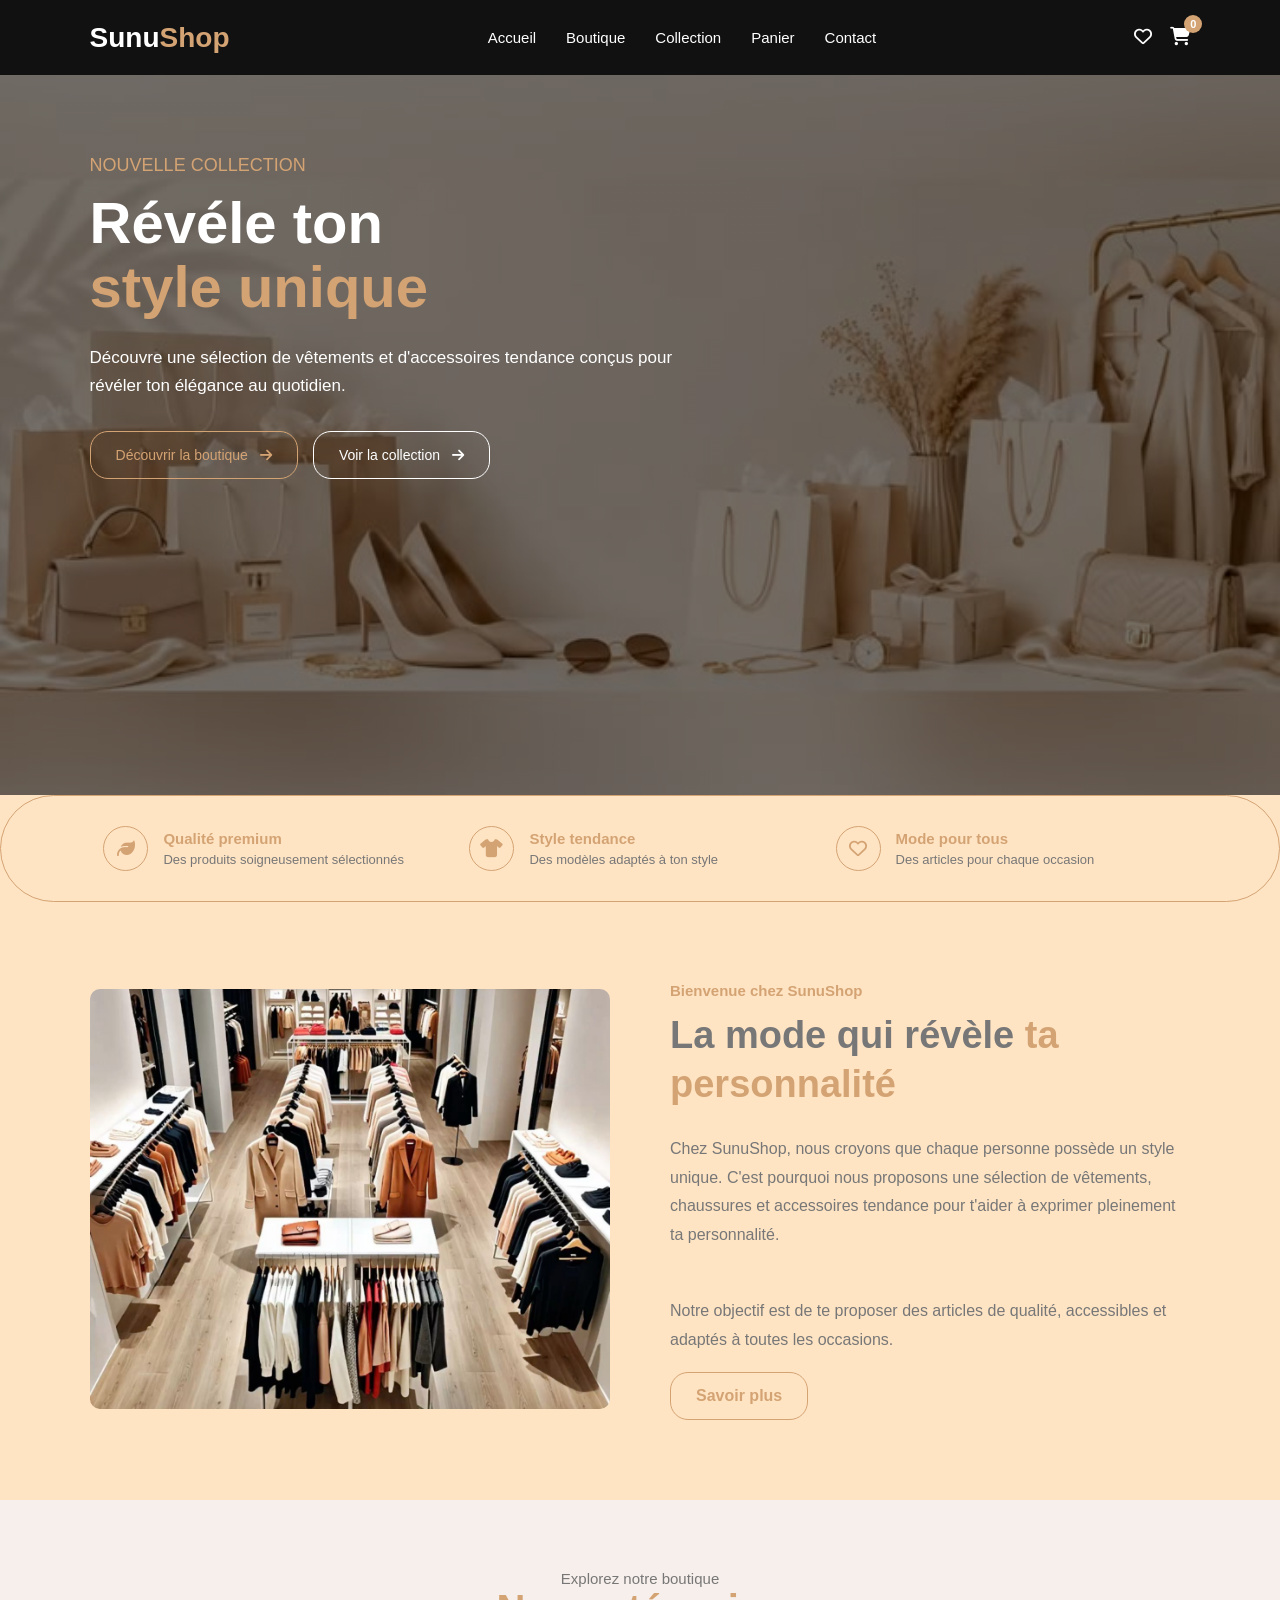
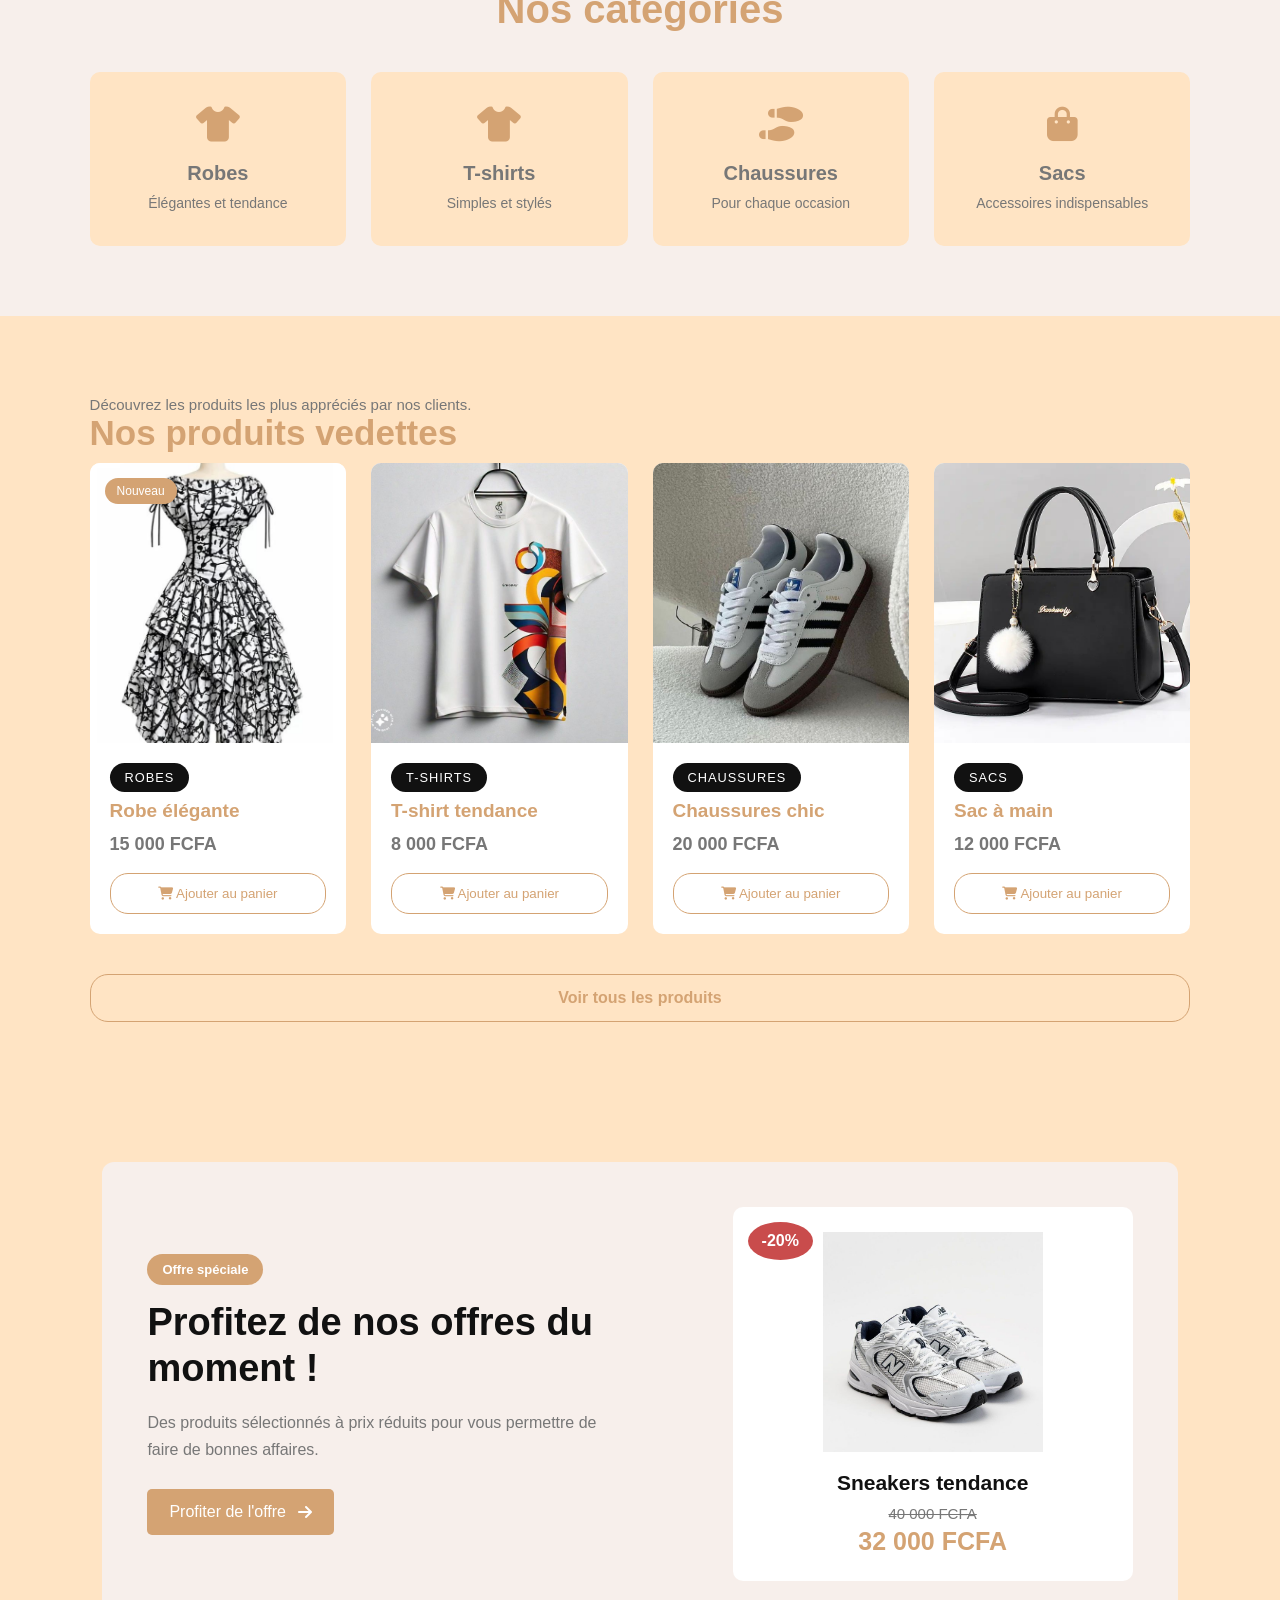
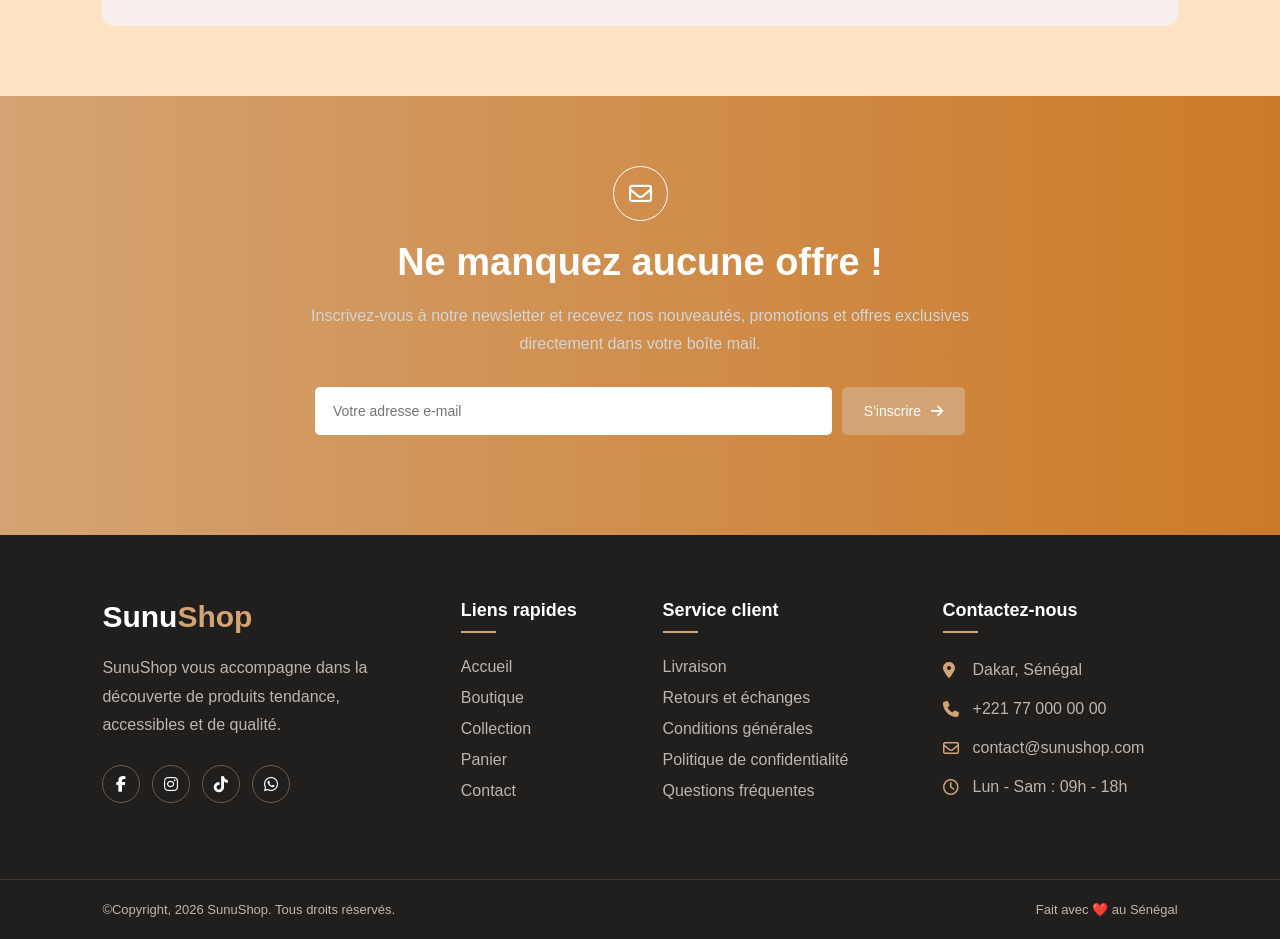
<file: index.html>
<!DOCTYPE html>
<html lang="en">
<head>
    <meta charset="UTF-8">
    <meta name="viewport" content="width=device-width, initial-scale=1.0">
    <title>SunuShop | Fashion</title>
    <link rel="stylesheet" href="style.css">
    <link rel="stylesheet" href="https://cdnjs.cloudflare.com/ajax/libs/font-awesome/6.7.2/css/all.min.css">
</head>
<body>

    <!-- En-tête du site -->
    <header>
        <a href="index.html" class="logo">
            Sunu<span>Shop</span>
        </a>
        <nav class="nav">
            <ul>
                <li><a href="index.html">Accueil</a></li>
                <li><a href="boutique.html">Boutique</a></li>
                <li><a href="collection.html">Collection</a></li>
                <li><a href="panier.html">Panier</a></li>
                <li><a href="contact.html">Contact</a></li>
            </ul>
        </nav>
        <div class="icons">
            <a href="favoris.html">
                <i class="fa-regular fa-heart"></i>
            </a>
            <a href="panier.html">
                <i class="fa-solid fa-cart-shopping"></i>
                <span id="cart-count">0</span>
            </a>
            <button class="menu-toggle" id="menu-toggle">
                <i class="fa-solid fa-bars"></i>
            </button>
        </div>
    </header>

    <!-- Bannière principale -->
    <main>
        <section class="hero">
            <div class="hero-content">
                <p class="titre">NOUVELLE COLLECTION</p>
                <h1>
                    Révéle ton<br>
                    <span>style unique</span>
                </h1>
                <p>
                    Découvre une sélection de vêtements et
                    d'accessoires tendance conçus pour révéler
                    ton élégance au quotidien.
                </p>
                <div class="hero-buttons">
                    <a href="boutique.html" class="btn-primary">
                        Découvrir la boutique
                        <i class="fa-solid fa-arrow-right"></i>
                    </a>
                    <a href="collection.html" class="btn-secondary">
                        Voir la collection
                        <i class="fa-solid fa-arrow-right"></i>
                    </a>
                </div>
            </div>
        </section>
        <!--avantages-->
        <section class="hero-features">
            <div class="feature">
                <i class="fa-solid fa-leaf"></i>
                <div>
                    <h3>Qualité premium</h3>
                    <p>Des produits soigneusement sélectionnés</p>
                </div>
            </div>
            <div class="feature">
                <i class="fa-solid fa-shirt"></i>
                <div>
                    <h3>Style tendance</h3>
                    <p>Des modèles adaptés à ton style</p>
                </div>   
            </div>    
            <div class="feature">
                <i class="fa-regular fa-heart"></i>
                <div>
                    <h3>Mode pour tous</h3>
                    <p>Des articles pour chaque occasion</p>
                </div>
            </div>   
        </section>

        <!-- a propos -->
        <section class="about">
            <div class="about-image">
                <img src="images/apropos-fashion.jpg" alt="Collection de vêtements SunuShop">
            </div>
            <div class="about-content">
                <p class="titre">Bienvenue chez SunuShop</p>
                <h2>La mode qui révèle <span>ta personnalité</span></h2>
                <p>
                    Chez SunuShop, nous croyons que chaque personne possède
                    un style unique. C'est pourquoi nous proposons une sélection
                    de vêtements, chaussures et accessoires tendance pour t'aider
                    à exprimer pleinement ta personnalité.<br><br>
                </p>
                <p>
                    Notre objectif est de te proposer des articles de qualité,
                    accessibles et adaptés à toutes les occasions.
                </p>
                <a href="apropos.html" class="btn">Savoir plus</a>
            </div>
        </section>

        <!-- Catégories -->
        <section class="categories">
            <div class="titre">
                <p>Explorez notre boutique</p>
                <h2>Nos catégories</h2>
            </div>
            <div class="cat-container">
                <a href="boutique.html?categorie=robes" class="category-card">
                    <i class="fa-solid fa-shirt"></i>
                    <h3>Robes</h3>
                    <p>Élégantes et tendance</p>
                </a>
                <a href="boutique.html?categorie=tshirts" class="category-card">
                    <i class="fa-solid fa-shirt"></i>
                    <h3>T-shirts</h3>
                    <p>Simples et stylés</p>
                </a>
                <a href="boutique.html?categorie=chaussures" class="category-card">
                    <i class="fa-solid fa-shoe-prints"></i>
                    <h3>Chaussures</h3>
                    <p>Pour chaque occasion</p>
                </a>
                 <a href="boutique.html?categorie=sacs" class="category-card">
                    <i class="fa-solid fa-bag-shopping"></i>
                    <h3>Sacs</h3>
                    <p>Accessoires indispensables</p>
                </a>
            </div>
        </section>

        <!-- Section Produits vedettes -->
        <section class="featured-products">
            <div class="titre">
                <p>Découvrez les produits les plus appréciés par nos clients.</p>
                <h2>Nos produits vedettes</h2>
            </div>
            <div class="product-contenu">
                <div class="product-card-contenu">
                    <div class="product-image">
                        <img src="images/robe0.jpg" alt="Robe élégante">
                        <span class="product-badge">Nouveau</span>

                        <button class="favorite-btn">
                            <i class="fa-regular fa-heart"></i>
                        </button>
                    </div>
                    <div class="product-info">
                        <p class="product-category">Robes</p>
                        <h3>Robe élégante</h3>
                        <p class="product-price">15 000 FCFA</p>

                        <button  class="add-cart-btn" data-id="1" data-name="Robe élégante"data-price="15000" data-image="images/robe0.jpg">
                            <i class="fa-solid fa-cart-shopping"></i>
                            Ajouter au panier
                        </button>
                    </div>
                </div>
                <div class="product-card-contenu">
                    <div class="product-image">
                        <img src="images/tshirt1.jpg" alt="T-shirt tendance">

                        <button class="favorite-btn">
                            <i class="fa-regular fa-heart"></i>
                        </button>
                    </div>
                    <div class="product-info">
                        <p class="product-category">T-shirts</p>
                        <h3>T-shirt tendance</h3>
                        <p class="product-price">8 000 FCFA</p>

                        <button class="add-cart-btn" data-id="2" data-name="T-shirt tendance" data-price="8000" data-image="images/tshirt1.jpg">
                            <i class="fa-solid fa-cart-shopping"></i>
                            Ajouter au panier
                        </button>
                    </div>
                </div>
                <div class="product-card-contenu">
                    <div class="product-image">
                        <img src="images/shoes.jpg" alt="Chaussures modernes">

                        <button class="favorite-btn">
                            <i class="fa-regular fa-heart"></i>
                        </button>
                    </div>
                    <div class="product-info">
                        <p class="product-category">Chaussures</p>
                        <h3>Chaussures chic</h3>
                        <p class="product-price">20 000 FCFA</p>

                        <button class="add-cart-btn" data-id="3" data-name="Chaussures modernes" data-price="20000" data-image="images/shoes.jpg">
                            <i class="fa-solid fa-cart-shopping"></i>
                            Ajouter au panier
                        </button>
                    </div>
                </div>
                <div class="product-card-contenu">
                    <div class="product-image">
                        <img src="images/sac1.jpg" alt="Sac à main">

                        <button class="favorite-btn">
                            <i class="fa-regular fa-heart"></i>
                        </button>
                    </div>
                    <div class="product-info">
                        <p class="product-category">Sacs</p>
                        <h3>Sac à main</h3>
                        <p class="product-price">12 000 FCFA</p>

                        <button class="add-cart-btn" data-id="4" data-name="Sac à main" data-price="12000" data-image="images/sac1.jpg">
                            <i class="fa-solid fa-cart-shopping"></i>
                            Ajouter au panier
                        </button>
                    </div>
                </div>
            </div>
            <div class="products-button">
                <a href="boutique.html" class="btn">Voir tous les produits</a>
            </div>
        </section>

        <!----SECTION PROMOTION-->
        <section class="promotion-section">
            <div class="promotion-content">
                <span class="promotion-badge">
                    Offre spéciale
                </span>
                <h2>
                    Profitez de nos offres du moment !
                </h2>
                <p>
                    Des produits sélectionnés à prix réduits pour vous
                    permettre de faire de bonnes affaires.
                </p>
                <a href="collection.html" class="promotion-btn">
                    Profiter de l'offre
                    <i class="fa-solid fa-arrow-right"></i>
                </a>
            </div>
            <div class="promotion-product">
                <span class="discount">
                    -20%
                </span>
                <img
                    src="images/sneakers.jpg"
                    alt="Sneakers tendance"
                >
                <div class="promotion-product-info">
                    <h3>Sneakers tendance</h3>
                    <p class="old-price">
                        40 000 FCFA
                    </p>
                    <p class="new-price">
                        32 000 FCFA
                    </p>
                </div>
            </div>
        </section>

        <!--SECTION NEWSLETTER-->
        <section class="newsletter-section">
            <div class="newsletter-content">
                <span class="newsletter-icon">
                    <i class="fa-regular fa-envelope"></i>
                </span>
                <h2>
                    Ne manquez aucune offre !
                </h2>
                <p>
                    Inscrivez-vous à notre newsletter et recevez nos
                    nouveautés, promotions et offres exclusives
                    directement dans votre boîte mail.
                </p>
                <form class="newsletter-form" id="newsletter-form">
                    <input type="email" id="newsletter-email" placeholder="Votre adresse e-mail" required>
                    <button type="submit">
                        S'inscrire
                        <i class="fa-solid fa-arrow-right"></i>
                    </button>
                </form>
                <p id="newsletter-message" class="newsletter-message"></p>
            </div>
        </section>

    </main>

    <footer class="footer">
        <div class="footer-container">
            <div class="footer-column footer-about">
                <a href="index.html" class="footer-logo">
                    Sunu<span>Shop</span>
                </a>
                <p>
                    SunuShop vous accompagne dans la découverte
                    de produits tendance, accessibles et de qualité.
                </p>
                <div class="footer-socials">
                    <a href="#" aria-label="Facebook">
                        <i class="fa-brands fa-facebook-f"></i>
                    </a>
                    <a href="#" aria-label="Instagram">
                        <i class="fa-brands fa-instagram"></i>
                    </a>
                    <a href="#" aria-label="TikTok">
                        <i class="fa-brands fa-tiktok"></i>
                    </a>
                    <a href="#" aria-label="WhatsApp">
                        <i class="fa-brands fa-whatsapp"></i>
                    </a>
                </div>
            </div>
            <div class="footer-column">
                <h3>Liens rapides</h3>
                <ul>
                    <li><a href="index.html">Accueil</a></li>
                    <li><a href="boutique.html">Boutique</a></li>
                    <li><a href="collection.html">Collection</a></li>
                    <li><a href="panier.html">Panier</a></li>
                    <li><a href="contact.html">Contact</a></li>
                </ul>
            </div>
            <div class="footer-column">
                <h3>Service client</h3>
                <ul>
                    <li>
                        <a href="#">Livraison</a>
                    </li>
                    <li>
                        <a href="#">Retours et échanges</a>
                    </li>
                    <li>
                        <a href="#">Conditions générales</a>
                    </li>
                    <li>
                        <a href="#">Politique de confidentialité</a>
                    </li>
                    <li>
                        <a href="#">Questions fréquentes</a>
                    </li>
                </ul>
            </div>
            <div class="footer-column">
                <h3>Contactez-nous</h3>
                <p class="footer-contact">
                    <i class="fa-solid fa-location-dot"></i>
                    Dakar, Sénégal
                </p>
                <p class="footer-contact">
                    <i class="fa-solid fa-phone"></i>
                    +221 77 000 00 00
                </p>
                <p class="footer-contact">
                    <i class="fa-regular fa-envelope"></i>
                    contact@sunushop.com
                </p>
                <p class="footer-contact">
                    <i class="fa-regular fa-clock"></i>
                    Lun - Sam : 09h - 18h
                </p>
            </div>
        </div>
        <div class="footer-bottom">
            <p>
                &copy;Copyright, 2026 SunuShop. Tous droits réservés.
            </p>
            <p>
                Fait avec ❤️ au Sénégal
            </p>
        </div>
    </footer>
    
    <script src="script.js"></script>
    <script src="details.js"></script>

</body>
</html>
</file>
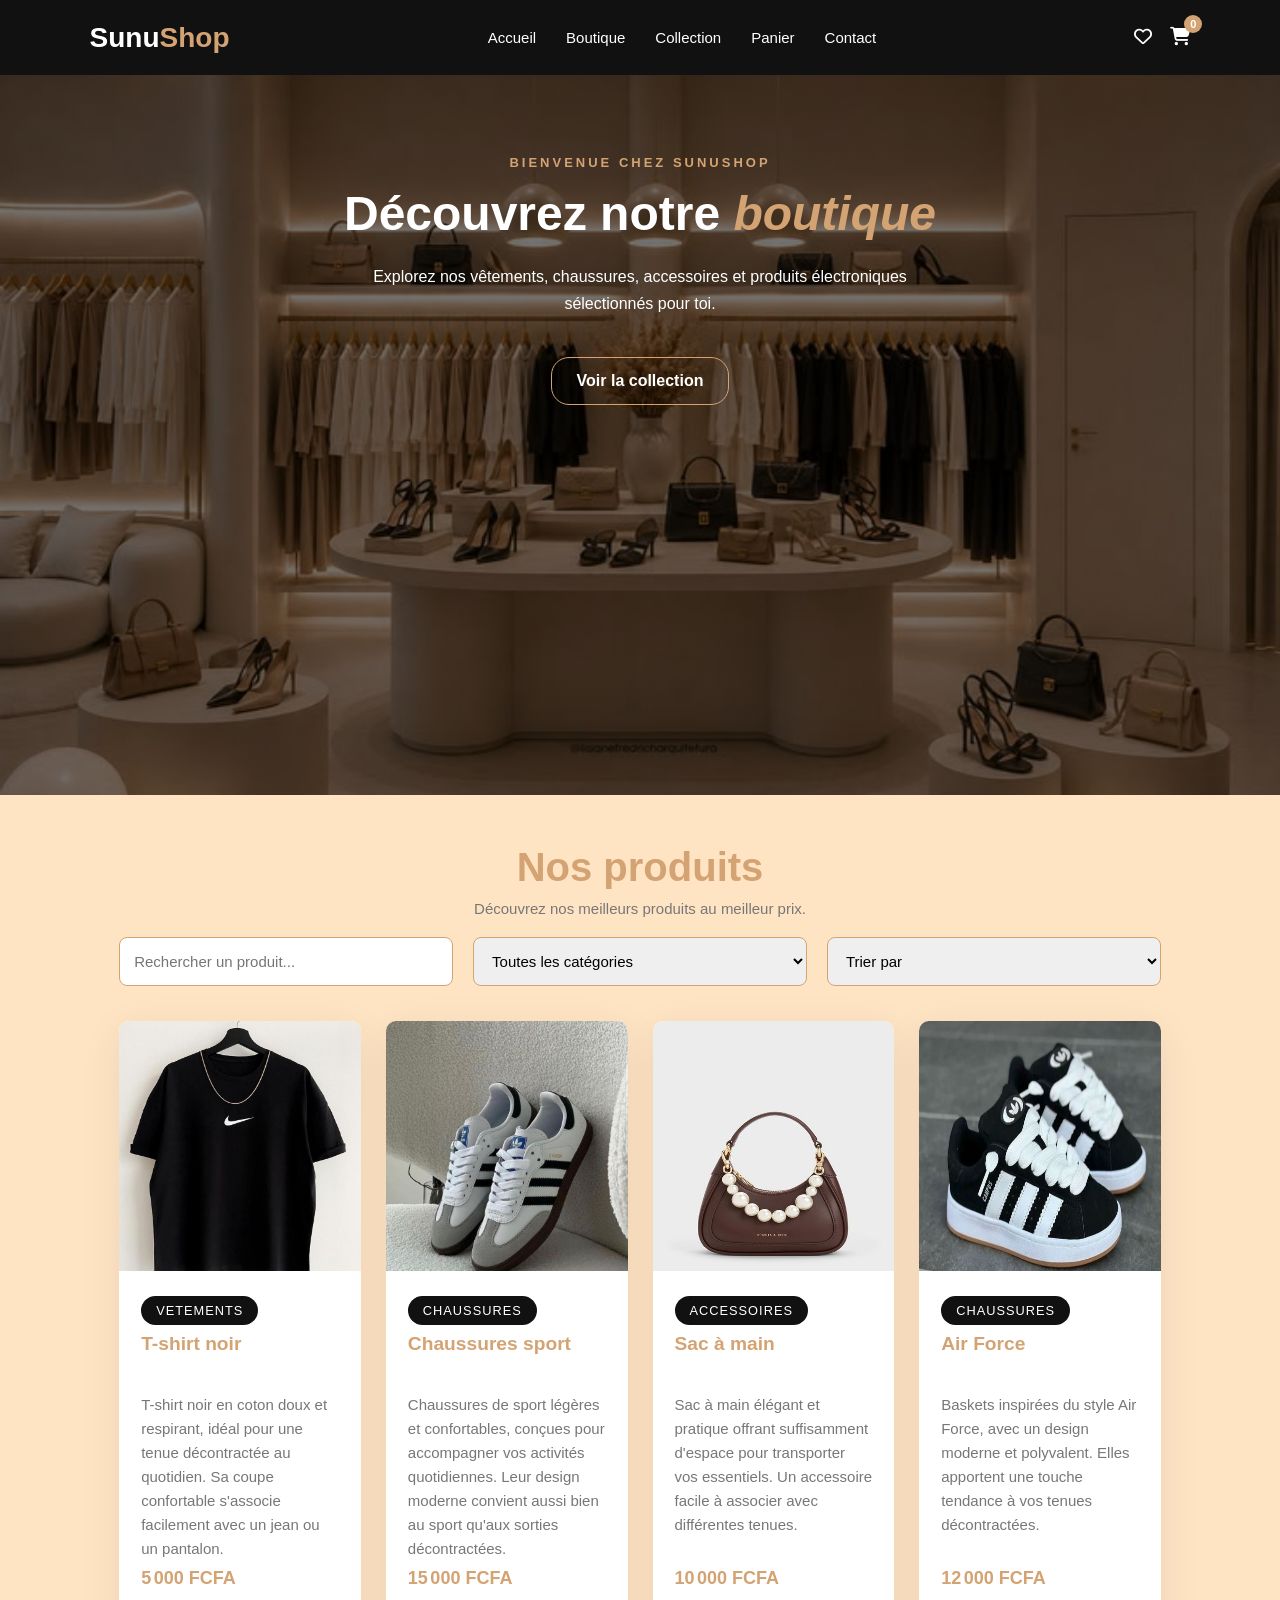
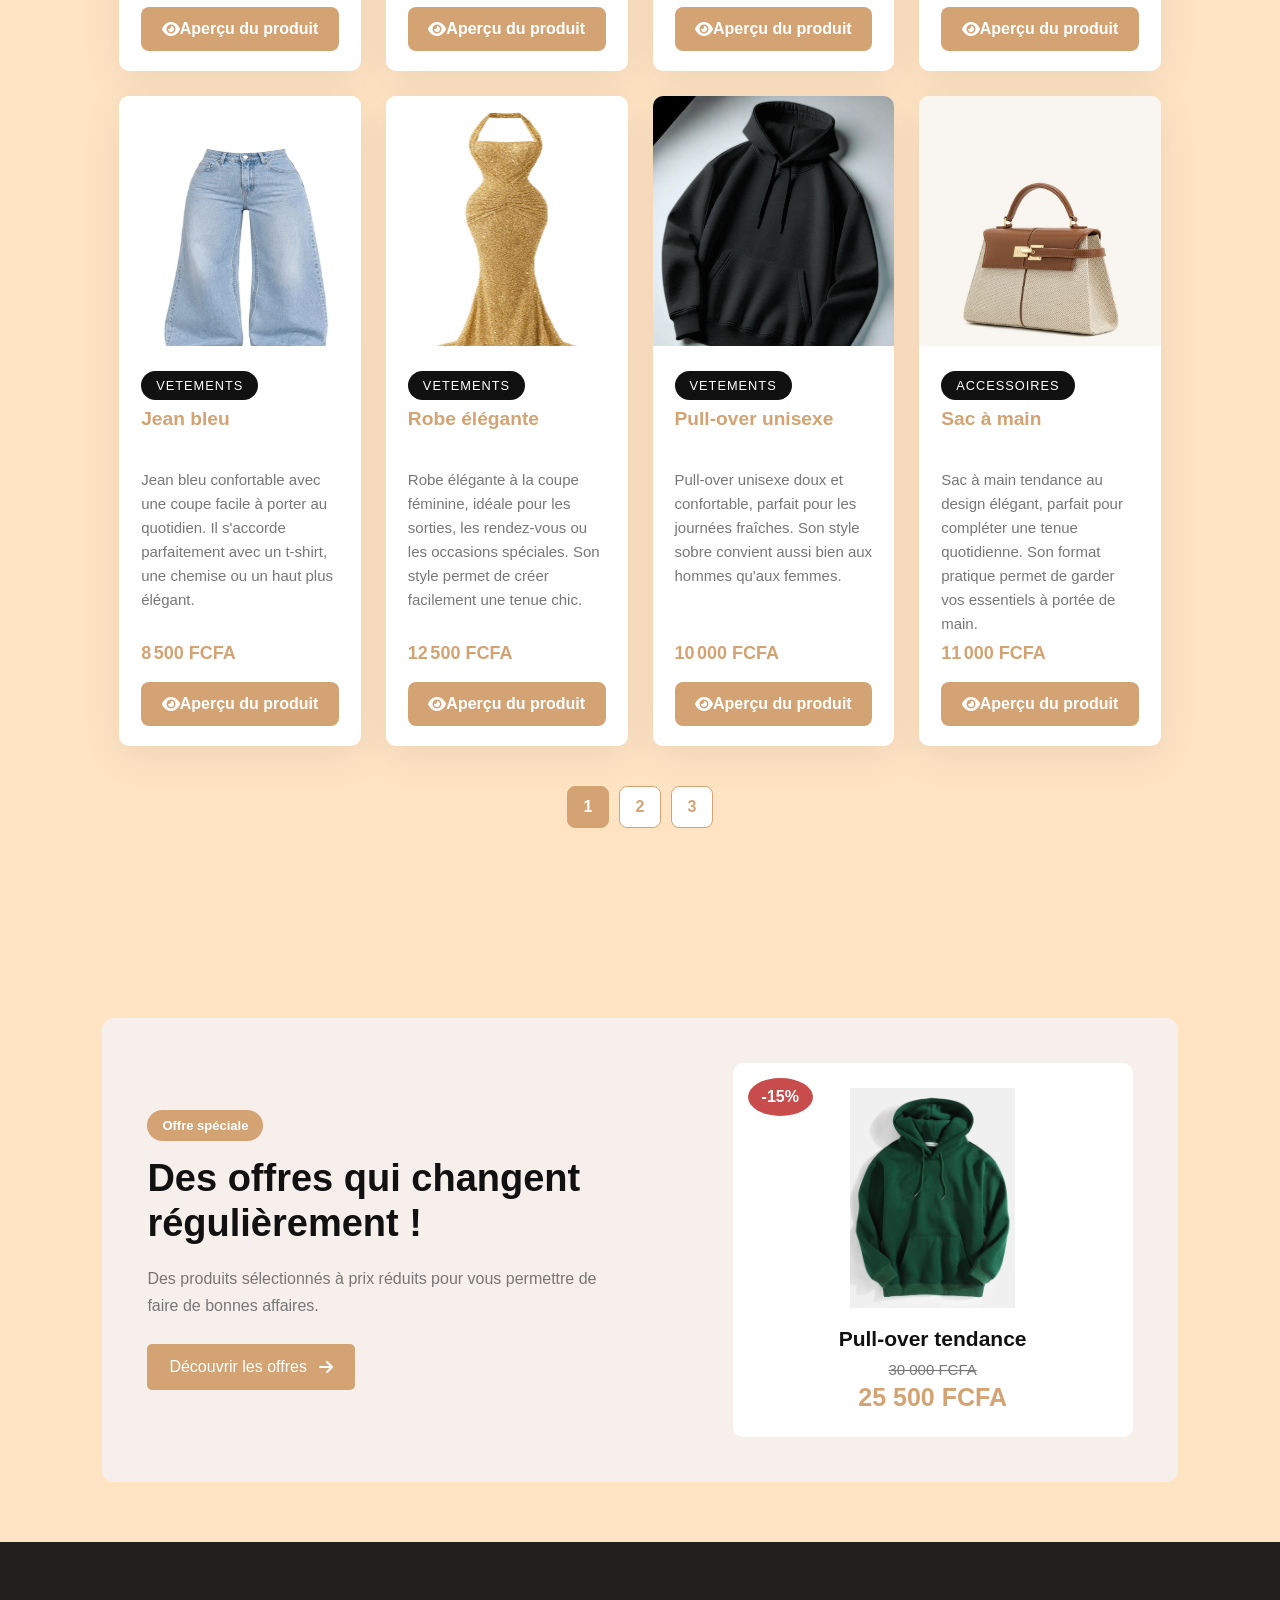
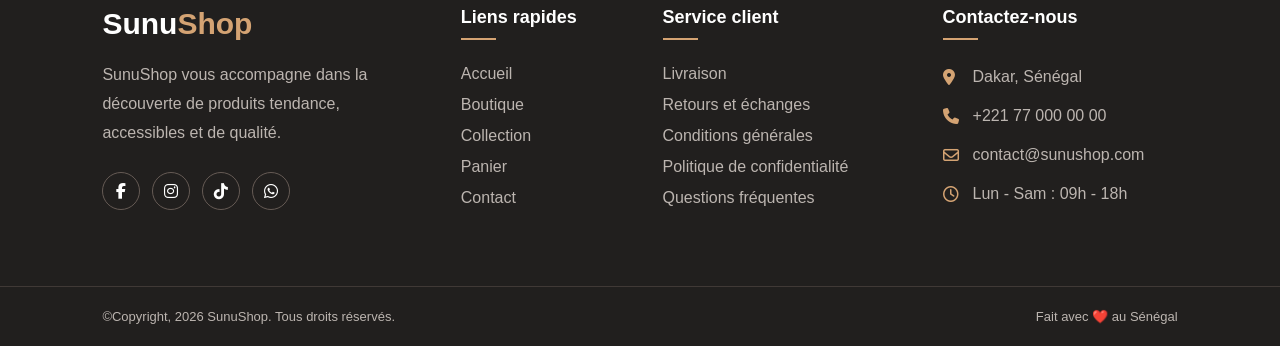
<file: boutique.html>
<!DOCTYPE html>
<html lang="en">
<head>
    <meta charset="UTF-8">
    <meta name="viewport" content="width=device-width, initial-scale=1.0">
    <title>SunuShop | Boutique</title>
    <link rel="stylesheet" href="style.css">
    <link rel="stylesheet" href="https://cdnjs.cloudflare.com/ajax/libs/font-awesome/6.7.2/css/all.min.css">
</head>
<body>
    
    <header>
        <a href="index.html" class="logo">
            Sunu<span>Shop</span>
        </a>
        <nav class="nav">
            <ul>
                <li><a href="index.html">Accueil</a></li>
                <li><a href="boutique.html">Boutique</a></li>
                <li><a href="collection.html">Collection</a></li>
                <li><a href="panier.html">Panier</a></li>
                <li><a href="contact.html">Contact</a></li>
            </ul>
        </nav>
        <div class="icons">
            <a href="favoris.html">
                <i class="fa-regular fa-heart"></i>
            </a>
            <a href="panier.html">
                <i class="fa-solid fa-cart-shopping"></i>
                <span id="cart-count">0</span>
            </a>
            <button class="menu-toggle" id="menu-toggle">
                <i class="fa-solid fa-bars"></i>
            </button>
        </div>
    </header>

    <main>
        <section class="boutique-intro">
            <p class="boutique-small-title">
                BIENVENUE CHEZ SUNUSHOP
            </p>
            <h1>
                Découvrez notre
                <span>boutique</span>
            </h1>
            <p>
                Explorez nos vêtements, chaussures, accessoires
                et produits électroniques sélectionnés pour toi.
            </p>
            <div class="btn-shop">
                <a href="collection.html">Voir la collection</a>
            </div>
        </section>

        <section class="products-header">
            <div class="titre">
                <h2>Nos produits</h2>
                <p> Découvrez nos meilleurs produits au meilleur prix.</p>
            </div>
    
            <div class="products-section">
                <div class="products-filter">
                    <!-- RECHERCHE -->
                    <input 
                        type="text" 
                        id="search-input" 
                        placeholder="Rechercher un produit..."
                    >
                    <!-- FILTRE PAR CATÉGORIE -->
                    <select id="category-filter">
                        <option value="all">Toutes les catégories</option>
                        <option value="vetements">Vêtements</option>
                        <option value="chaussures">Chaussures</option>
                        <option value="accessoires">Accessoires</option>
                    </select>
                    <!-- TRI -->
                    <select id="sort-filter">
                        <option value="default">Trier par</option>
                        <option value="price-asc">Prix : croissant</option>
                        <option value="price-desc">Prix : décroissant</option>
                        <option value="name-asc">Nom : A → Z</option>
                        <option value="name-desc">Nom : Z → A</option>
                    </select>
                </div>

                <div class="products-container" id="products-container">
                      <!-- Produits générés par produits.js -->

                </div>

                <!-- PAGINATION -->
                <div
                    class="pagination"
                    id="pagination">
                </div>

            </div>
        </section>

        <!-- BANNIÈRE PROMOTION -->
        <section class="promotion-section">

            <div class="promotion-content">
                <span class="promotion-badge">
                    Offre spéciale
                </span>

                <h2>Des offres qui changent régulièrement !</h2>

                <p>
                    Des produits sélectionnés à prix réduits pour vous
                    permettre de faire de bonnes affaires.
                </p>

                <a href="collection.html" class="promotion-btn">
                    Découvrir les offres
                    <i class="fa-solid fa-arrow-right"></i>
                </a>
            </div>

            <div class="promotion-product">

                <span class="discount" id="promotion-discount">
                    -15%
                </span>

                <img 
                    id="promotion-image"
                    src="images/pull-vert.jpg" 
                    alt="Pull-over tendance"
                >

                <div class="promotion-product-info">

                    <h3 id="promotion-name">
                        Pull-over tendance
                    </h3>

                    <p class="old-price" id="promotion-old-price">
                        30 000 FCFA
                    </p>

                    <p class="new-price" id="promotion-new-price">
                        25 500 FCFA
                    </p>

                </div>
            </div>
        </section>
  
    </main>

    <footer class="footer">
        <div class="footer-container">
            <div class="footer-column footer-about">
                <a href="index.html" class="footer-logo">
                    Sunu<span>Shop</span>
                </a>
                <p>
                    SunuShop vous accompagne dans la découverte
                    de produits tendance, accessibles et de qualité.
                </p>
                <div class="footer-socials">
                    <a href="#" aria-label="Facebook">
                        <i class="fa-brands fa-facebook-f"></i>
                    </a>
                    <a href="#" aria-label="Instagram">
                        <i class="fa-brands fa-instagram"></i>
                    </a>
                    <a href="#" aria-label="TikTok">
                        <i class="fa-brands fa-tiktok"></i>
                    </a>
                    <a href="#" aria-label="WhatsApp">
                        <i class="fa-brands fa-whatsapp"></i>
                    </a>
                </div>
            </div>
            <div class="footer-column">
                <h3>Liens rapides</h3>
                <ul>
                    <li><a href="index.html">Accueil</a></li>
                    <li><a href="boutique.html">Boutique</a></li>
                    <li><a href="collection.html">Collection</a></li>
                    <li><a href="panier.html">Panier</a></li>
                    <li><a href="contact.html">Contact</a></li>
                </ul>
            </div>
            <div class="footer-column">
                <h3>Service client</h3>
                <ul>
                    <li>
                        <a href="#">Livraison</a>
                    </li>
                    <li>
                        <a href="#">Retours et échanges</a>
                    </li>
                    <li>
                        <a href="#">Conditions générales</a>
                    </li>
                    <li>
                        <a href="#">Politique de confidentialité</a>
                    </li>
                    <li>
                        <a href="#">Questions fréquentes</a>
                    </li>
                </ul>
            </div>
            <div class="footer-column">
                <h3>Contactez-nous</h3>
                <p class="footer-contact">
                    <i class="fa-solid fa-location-dot"></i>
                    Dakar, Sénégal
                </p>
                <p class="footer-contact">
                    <i class="fa-solid fa-phone"></i>
                    +221 77 000 00 00
                </p>
                <p class="footer-contact">
                    <i class="fa-regular fa-envelope"></i>
                    contact@sunushop.com
                </p>
                <p class="footer-contact">
                    <i class="fa-regular fa-clock"></i>
                    Lun - Sam : 09h - 18h
                </p>
            </div>
        </div>
        <div class="footer-bottom">
            <p>
                &copy;Copyright, 2026 SunuShop. Tous droits réservés.
            </p>
            <p>
                Fait avec ❤️ au Sénégal
            </p>
        </div>
    </footer>
    
    <script src="script.js"></script>
    <script src="produits.js"></script>
    <script src="boutique.js"></script>
    
</body>
</html>
</file>
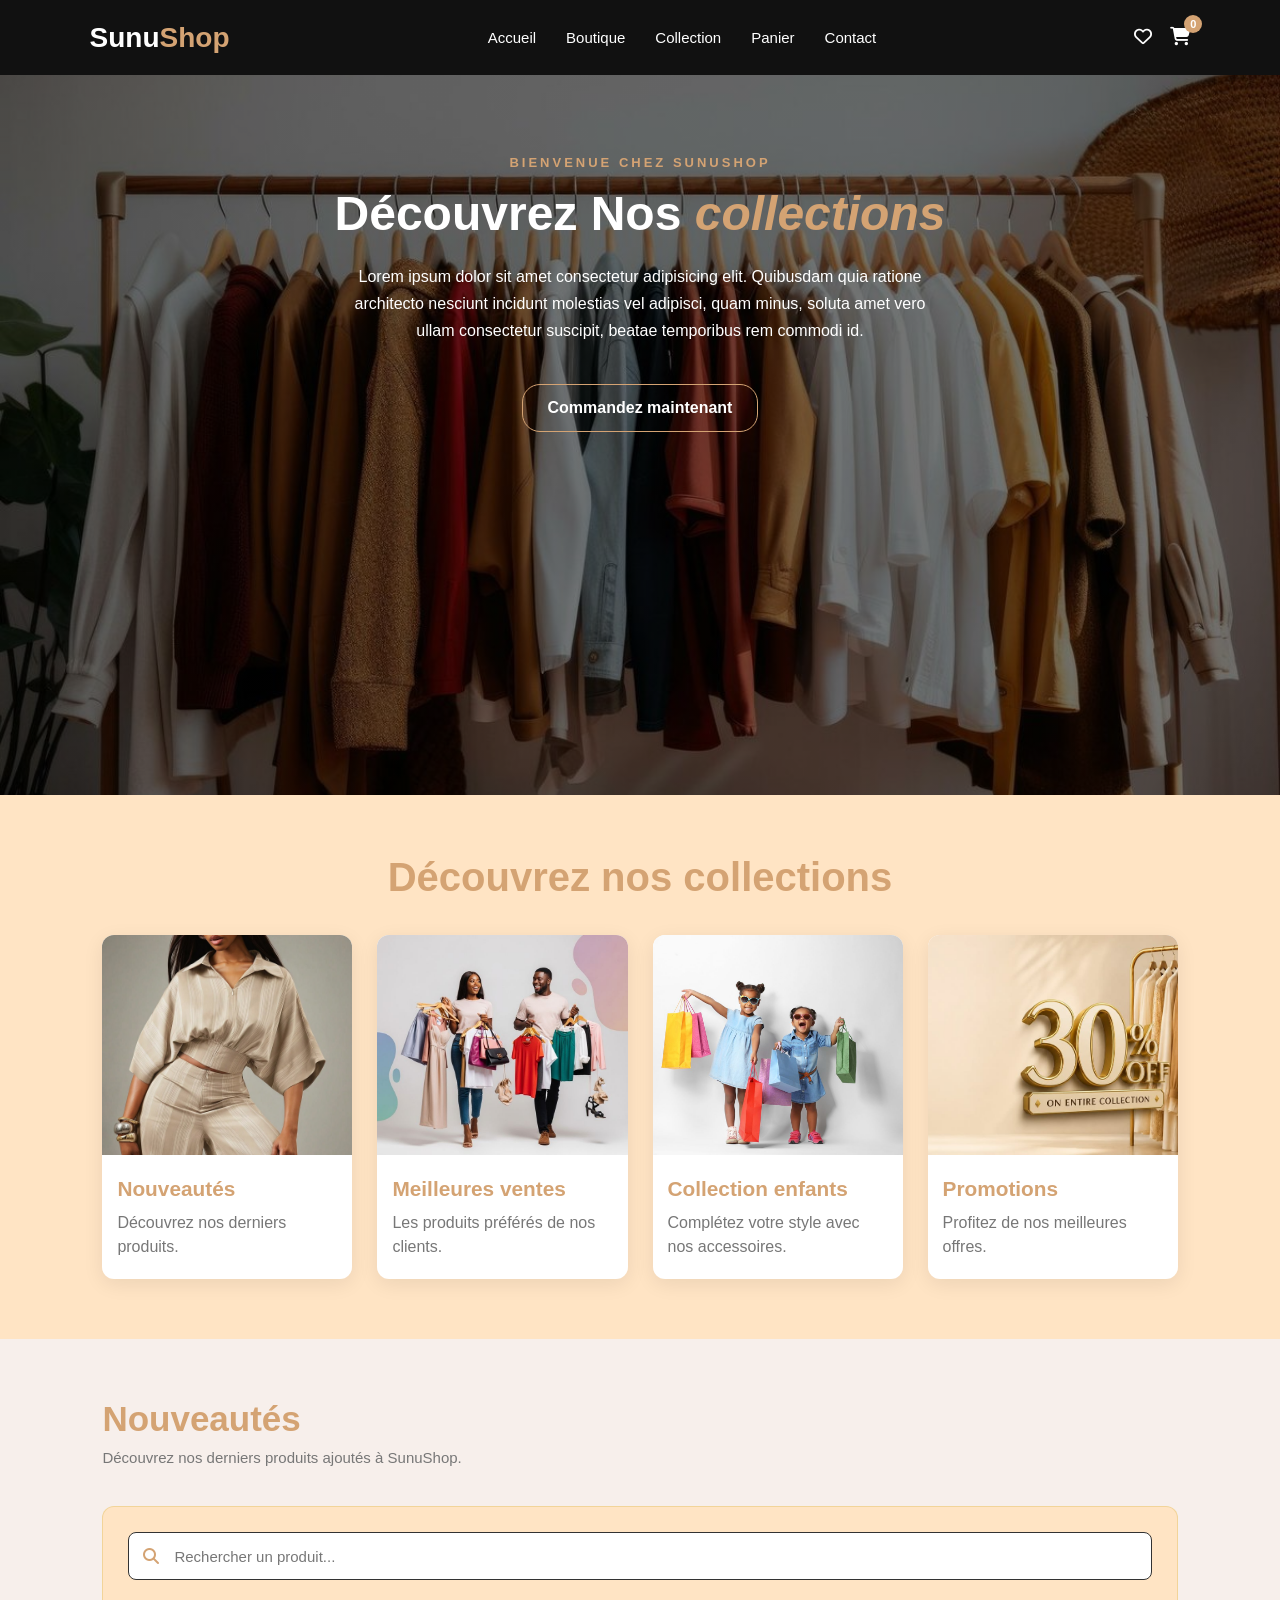
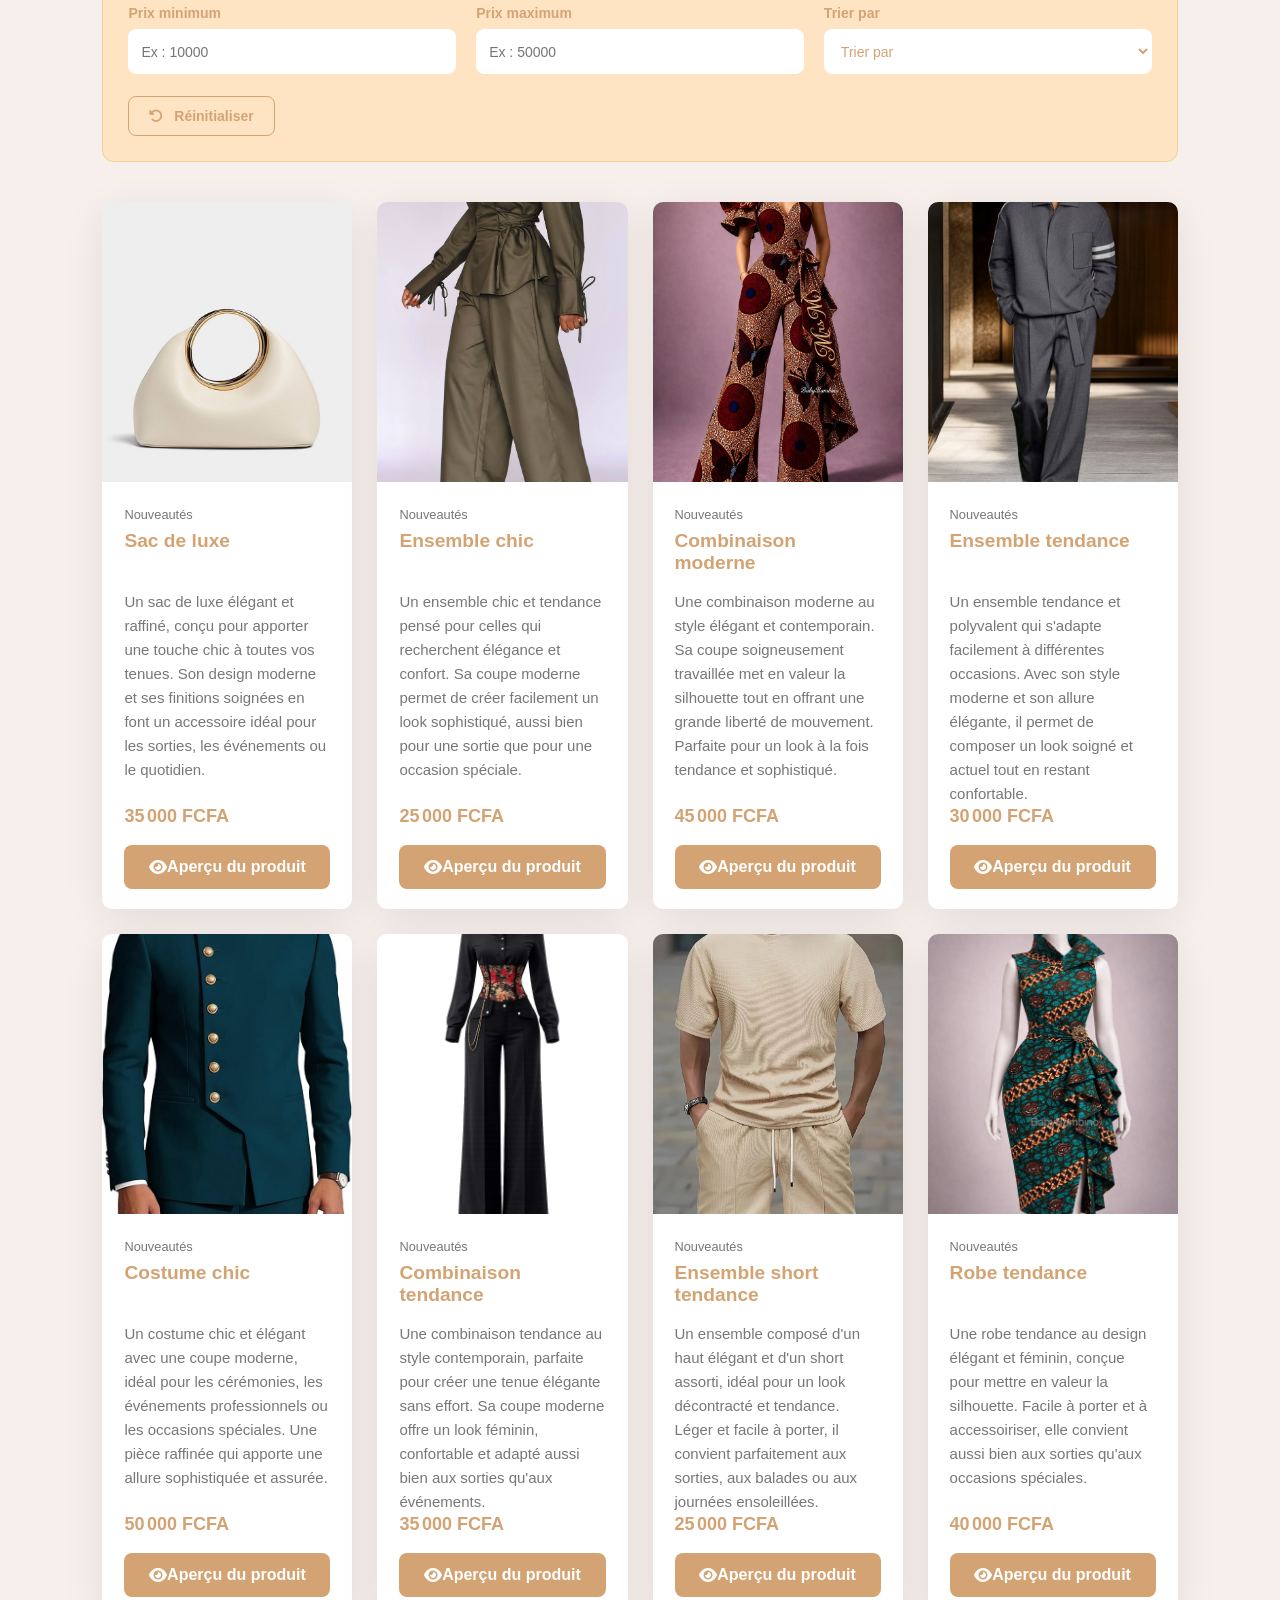
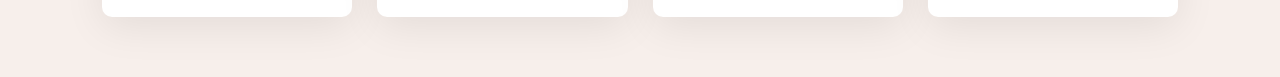
<file: collection.html>
<!DOCTYPE html>
<html lang="fr">
<head>
  <meta charset="UTF-8">
  <meta name="viewport" content="width=device-width, initial-scale=1.0">
  <title>Collections - SunuShop</title>
  <link rel="stylesheet" href="style.css">
  <link rel="stylesheet" href="https://cdnjs.cloudflare.com/ajax/libs/font-awesome/6.7.2/css/all.min.css">
</head>
<body>

    <header>
        <a href="index.html" class="logo">
            Sunu<span>Shop</span>
        </a>
        <nav class="nav">
            <ul>
                <li><a href="index.html">Accueil</a></li>
                <li><a href="boutique.html">Boutique</a></li>
                <li><a href="collection.html">Collection</a></li>
                <li><a href="panier.html">Panier</a></li>
                <li><a href="contact.html">Contact</a></li>
            </ul>
        </nav>
        <div class="icons">
            <a href="favoris.html">
                <i class="fa-regular fa-heart"></i>
            </a>
            <a href="panier.html">
                <i class="fa-solid fa-cart-shopping"></i>
                <span id="cart-count">0</span>
            </a>
            <button class="menu-toggle" id="menu-toggle">
                <i class="fa-solid fa-bars"></i>
            </button>
        </div>
    </header>

  <main>
        <section class="collection-hero">
            <p class="collection-title">
                BIENVENUE CHEZ SUNUSHOP
            </p>
            <h1>
                Découvrez Nos 
                <span>collections</span>
            </h1>
            <p>
                Lorem ipsum dolor sit amet consectetur adipisicing elit. Quibusdam quia ratione architecto nesciunt incidunt molestias vel adipisci,
                 quam minus, soluta amet vero ullam consectetur suscipit, beatae temporibus rem commodi id.
            </p>
            <div class="btn-collect">
                <a href="commande.html">Commandez maintenant</a>
            </div>
        </section>

        <section class="collections-section">
            <h2>Découvrez nos collections</h2>
            <div class="collections-grid">

                <a href="#collection-products-section" class="collection-card" data-collection="nouveautes">
                    <img src="images/nouveautés.jpg" alt="Nouveautés">
                    <h3>Nouveautés</h3>
                    <p>Découvrez nos derniers produits.</p>
                </a>
                            
                <a href="#collection-products-section" class="collection-card" data-collection="populaires">
                    <img src="images/best-sellers.jpg" alt="Produits populaires">
                    <h3>Meilleures ventes</h3>
                    <p>Les produits préférés de nos clients.</p>
                </a>

                <a href="#collection-products-section" class="collection-card" data-collection="enfants">
                    <img src="images/collection-enfant.jpg" alt="Collection enfants">
                    <h3>Collection enfants</h3>
                    <p>Complétez votre style avec nos accessoires.</p>
                </a>

                <a href="#collection-products-section" class="collection-card" data-collection="promotions">
                    <img src="images/promo.jpg" alt="Promotions">
                    <h3>Promotions</h3>
                    <p>Profitez de nos meilleures offres.</p>
                </a>
           </div>
        </section>
        
        <section  class="collection-products-section" id="collection-products-section">
            <div class="collection-header">
                <h1 id="collection-title"></h1>
                <p id="collection-description"></p>
            </div>
           
            <div class="collection-filters">
                <div class="collection-search">
                    <i class="fa-solid fa-magnifying-glass"></i>
                    <input type="text" id="collection-search" placeholder="Rechercher un produit...">
                </div>

                <div class="collection-filter-group">
                    <div class="filter-item">
                        <label for="collection-min-price"> Prix minimum</label>
                        <input type="number" id="collection-min-price" placeholder="Ex : 10000" min="0">
                    </div> 

                    <div class="filter-item">
                        <label for="collection-max-price">Prix maximum</label>
                        <input type="number" id="collection-max-price" placeholder="Ex : 50000" min="0">
                    </div>

                    <div class="filter-item">
                        <label for="collection-sort">Trier par</label>

                        <select id="collection-sort">
                            <option value="default">
                                Trier par
                            </option>

                            <option value="price-asc">
                                Prix : croissant
                            </option>

                            <option value="price-desc">
                                Prix : décroissant
                            </option>

                            <option value="name-asc">
                                Nom : A → Z
                            </option>

                            <option value="name-desc">
                                Nom : Z → A
                            </option>
                        </select>
                    </div>
                </div>

                <button type="button" id="reset-collection-filters" class="reset-collection-btn">
                    <i class="fa-solid fa-rotate-left"></i>
                    Réinitialiser
                </button>
            </div>

            <div id="collection-products-container" class="collection-products-grid">
                <!-- Produits générés par collection.js -->
            </div>
        </section>
    </main>
    
    <script src="script.js"></script>
    <script src="collection.js"></script>

</body>
</html>
</file>
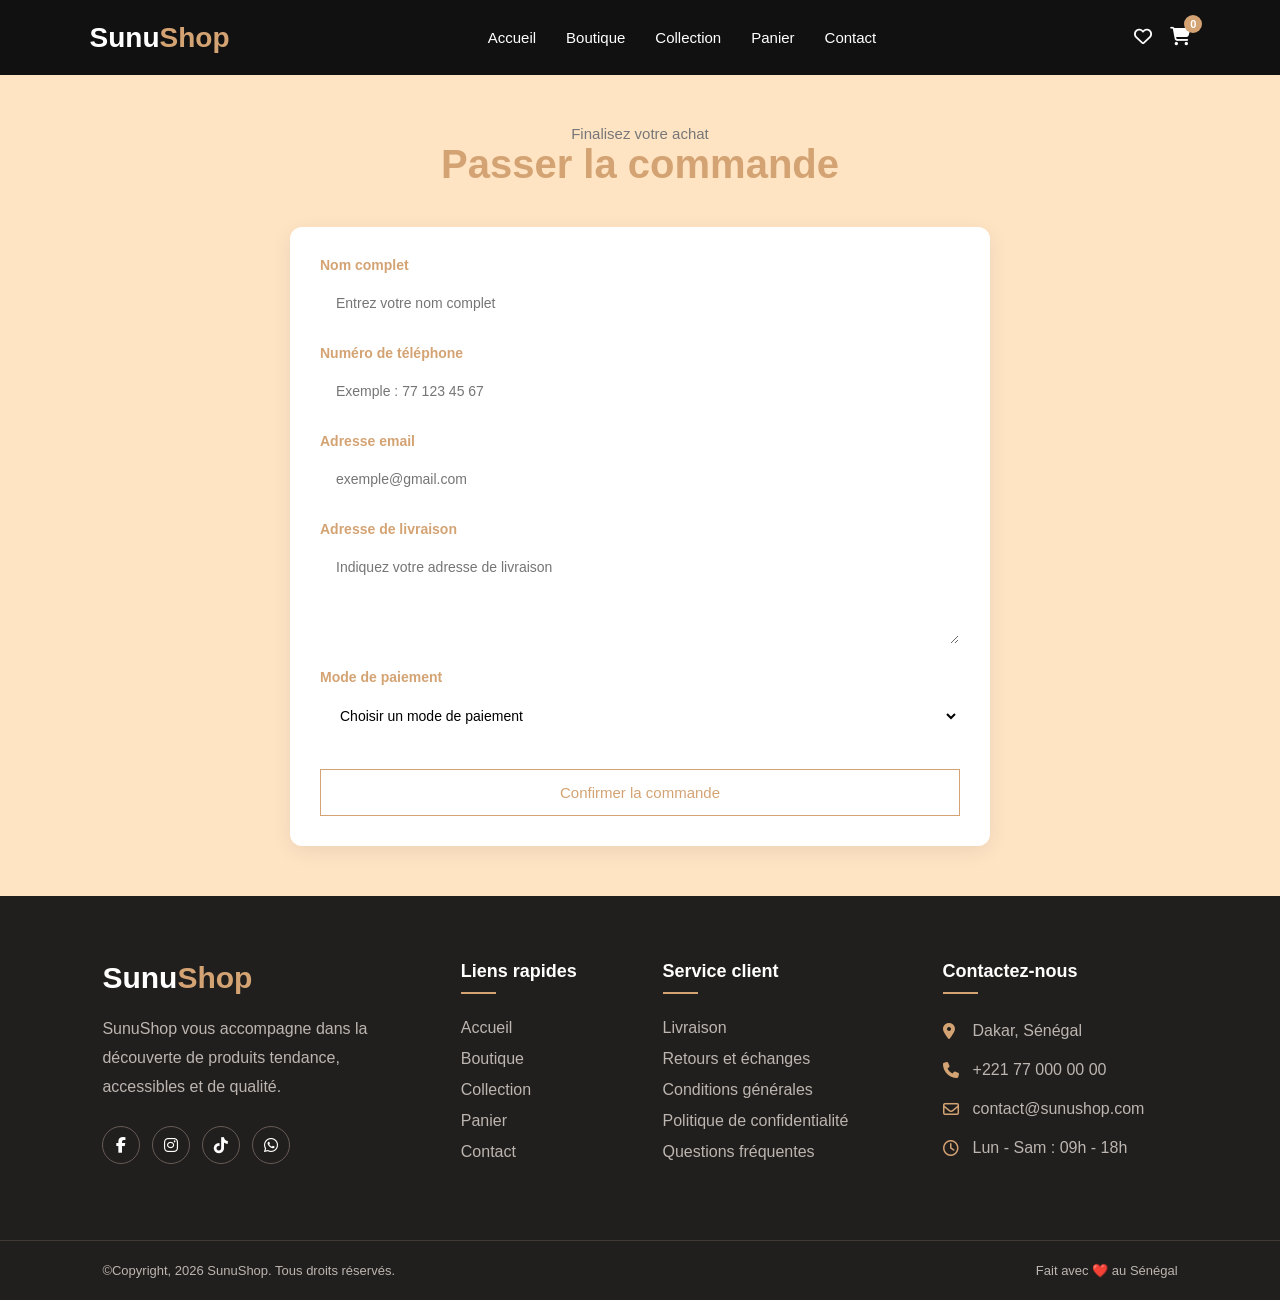
<file: commande.html>
<!DOCTYPE html>
<html lang="en">
<head>
    <meta charset="UTF-8">
    <meta name="viewport" content="width=device-width, initial-scale=1.0">
    <title>SunuShop | Passer la commande</title>
    <link rel="stylesheet" href="style.css">
    <link rel="stylesheet" href="https://cdnjs.cloudflare.com/ajax/libs/font-awesome/6.7.2/css/all.min.css">
</head>
<body>
    
    <!-- En-tête du site -->
    <header>
        <a href="index.html" class="logo">
            Sunu<span>Shop</span>
        </a>
        <nav class="nav">
            <ul>
                <li><a href="index.html">Accueil</a></li>
                <li><a href="boutique.html">Boutique</a></li>
                <li><a href="collection.html">Collection</a></li>
                <li><a href="panier.html">Panier</a></li>
                <li><a href="contact.html">Contact</a></li>
            </ul>
        </nav>
        <div class="icons">
            <a href="favoris.html">
                <i class="fa-regular fa-heart"></i>
            </a>
            <a href="panier.html">
                <i class="fa-solid fa-cart-shopping"></i>
                <span id="cart-count">0</span>
            </a>
            <button class="menu-toggle" id="menu-toggle">
                <i class="fa-solid fa-bars"></i>
            </button>
        </div>
    </header>

     <main>
        <section class="commande-container">
            <div class="titre">
                <p>Finalisez votre achat</p>
                <h1>Passer la commande</h1>
            </div>

            <form id="order-form">
                <div class="form-group">
                    <label for="name">Nom complet</label>
                    <input type="text" id="name" name="name" placeholder="Entrez votre nom complet" required>
                </div>
                <div class="form-group">
                    <label for="phone">Numéro de téléphone</label>
                    <input type="tel" id="phone" name="phone" placeholder="Exemple : 77 123 45 67" required>
                </div>
                <div class="form-group">
                    <label for="email">Adresse email</label>
                    <input type="email" id="email" name="email" placeholder="exemple@gmail.com" required>
                </div>
                <div class="form-group">
                    <label for="address">Adresse de livraison</label>
                    <textarea id="address" name="address" placeholder="Indiquez votre adresse de livraison" required></textarea>
                </div>
                <div class="form-group">
                    <label for="payment">Mode de paiement</label>
                    <select id="payment" name="payment" required>
                        <option value="">Choisir un mode de paiement</option>
                        <option value="wave">Wave</option>
                        <option value="orange-money">Orange Money</option>
                        <option value="livraison">Paiement à la livraison</option>
                    </select>
                </div>
                <button type="submit" class="checkout-btn">
                    Confirmer la commande
                </button>
            </form>
            <p id="order-message"></p>
        </section>
    </main>

    <footer class="footer">
        <div class="footer-container">
            <div class="footer-column footer-about">
                <a href="index.html" class="footer-logo">
                    Sunu<span>Shop</span>
                </a>
                <p>
                    SunuShop vous accompagne dans la découverte
                    de produits tendance, accessibles et de qualité.
                </p>
                <div class="footer-socials">
                    <a href="#" aria-label="Facebook">
                        <i class="fa-brands fa-facebook-f"></i>
                    </a>
                    <a href="#" aria-label="Instagram">
                        <i class="fa-brands fa-instagram"></i>
                    </a>
                    <a href="#" aria-label="TikTok">
                        <i class="fa-brands fa-tiktok"></i>
                    </a>
                    <a href="#" aria-label="WhatsApp">
                        <i class="fa-brands fa-whatsapp"></i>
                    </a>
                </div>
            </div>
            <div class="footer-column">
                <h3>Liens rapides</h3>
                <ul>
                    <li><a href="index.html">Accueil</a></li>
                    <li><a href="boutique.html">Boutique</a></li>
                    <li><a href="collection.html">Collection</a></li>
                    <li><a href="panier.html">Panier</a></li>
                    <li><a href="contact.html">Contact</a></li>
                </ul>
            </div>
            <div class="footer-column">
                <h3>Service client</h3>
                <ul>
                    <li>
                        <a href="#">Livraison</a>
                    </li>
                    <li>
                        <a href="#">Retours et échanges</a>
                    </li>
                    <li>
                        <a href="#">Conditions générales</a>
                    </li>
                    <li>
                        <a href="#">Politique de confidentialité</a>
                    </li>
                    <li>
                        <a href="#">Questions fréquentes</a>
                    </li>
                </ul>
            </div>
            <div class="footer-column">
                <h3>Contactez-nous</h3>
                <p class="footer-contact">
                    <i class="fa-solid fa-location-dot"></i>
                    Dakar, Sénégal
                </p>
                <p class="footer-contact">
                    <i class="fa-solid fa-phone"></i>
                    +221 77 000 00 00
                </p>
                <p class="footer-contact">
                    <i class="fa-regular fa-envelope"></i>
                    contact@sunushop.com
                </p>
                <p class="footer-contact">
                    <i class="fa-regular fa-clock"></i>
                    Lun - Sam : 09h - 18h
                </p>
            </div>
        </div>
        <div class="footer-bottom">
            <p>
                &copy;Copyright, 2026 SunuShop. Tous droits réservés.
            </p>
            <p>
                Fait avec ❤️ au Sénégal
            </p>
        </div>
    </footer>
    
    <script src="script.js"></script>

</body>
</html>
</file>
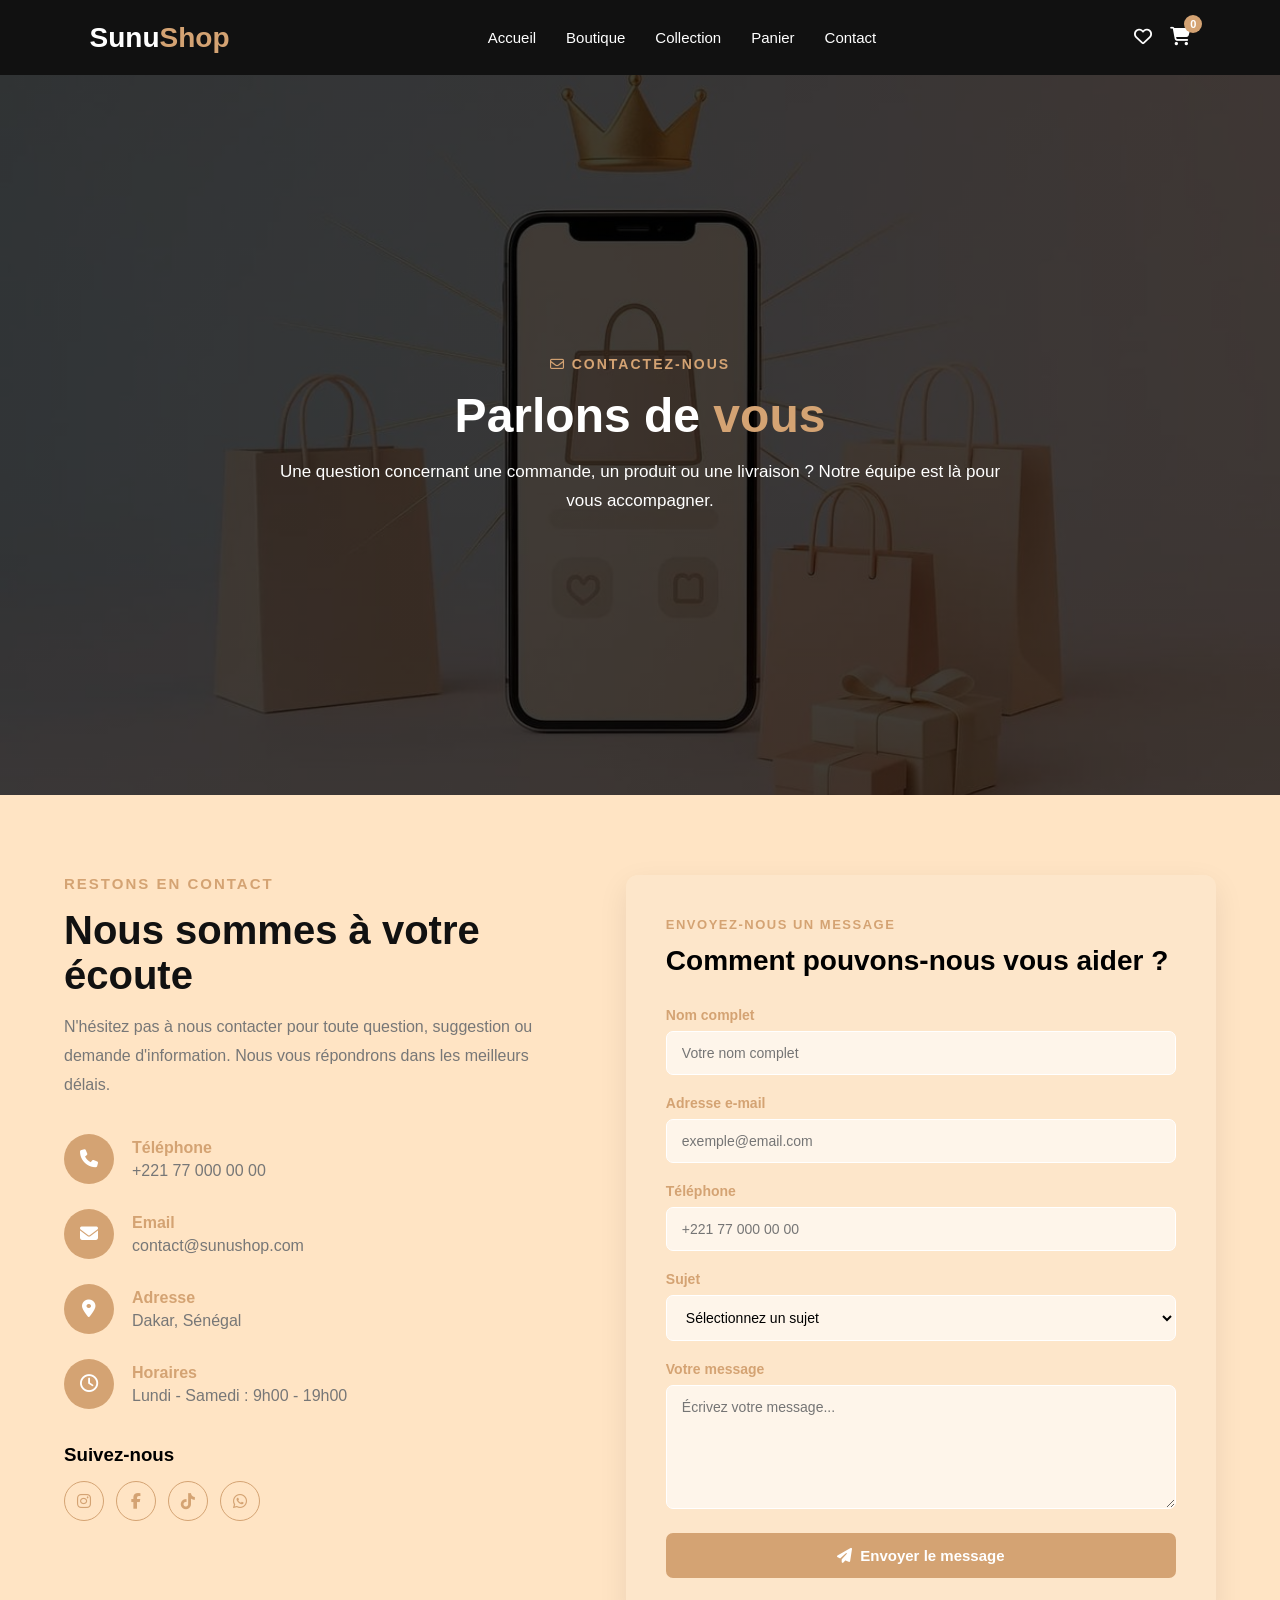
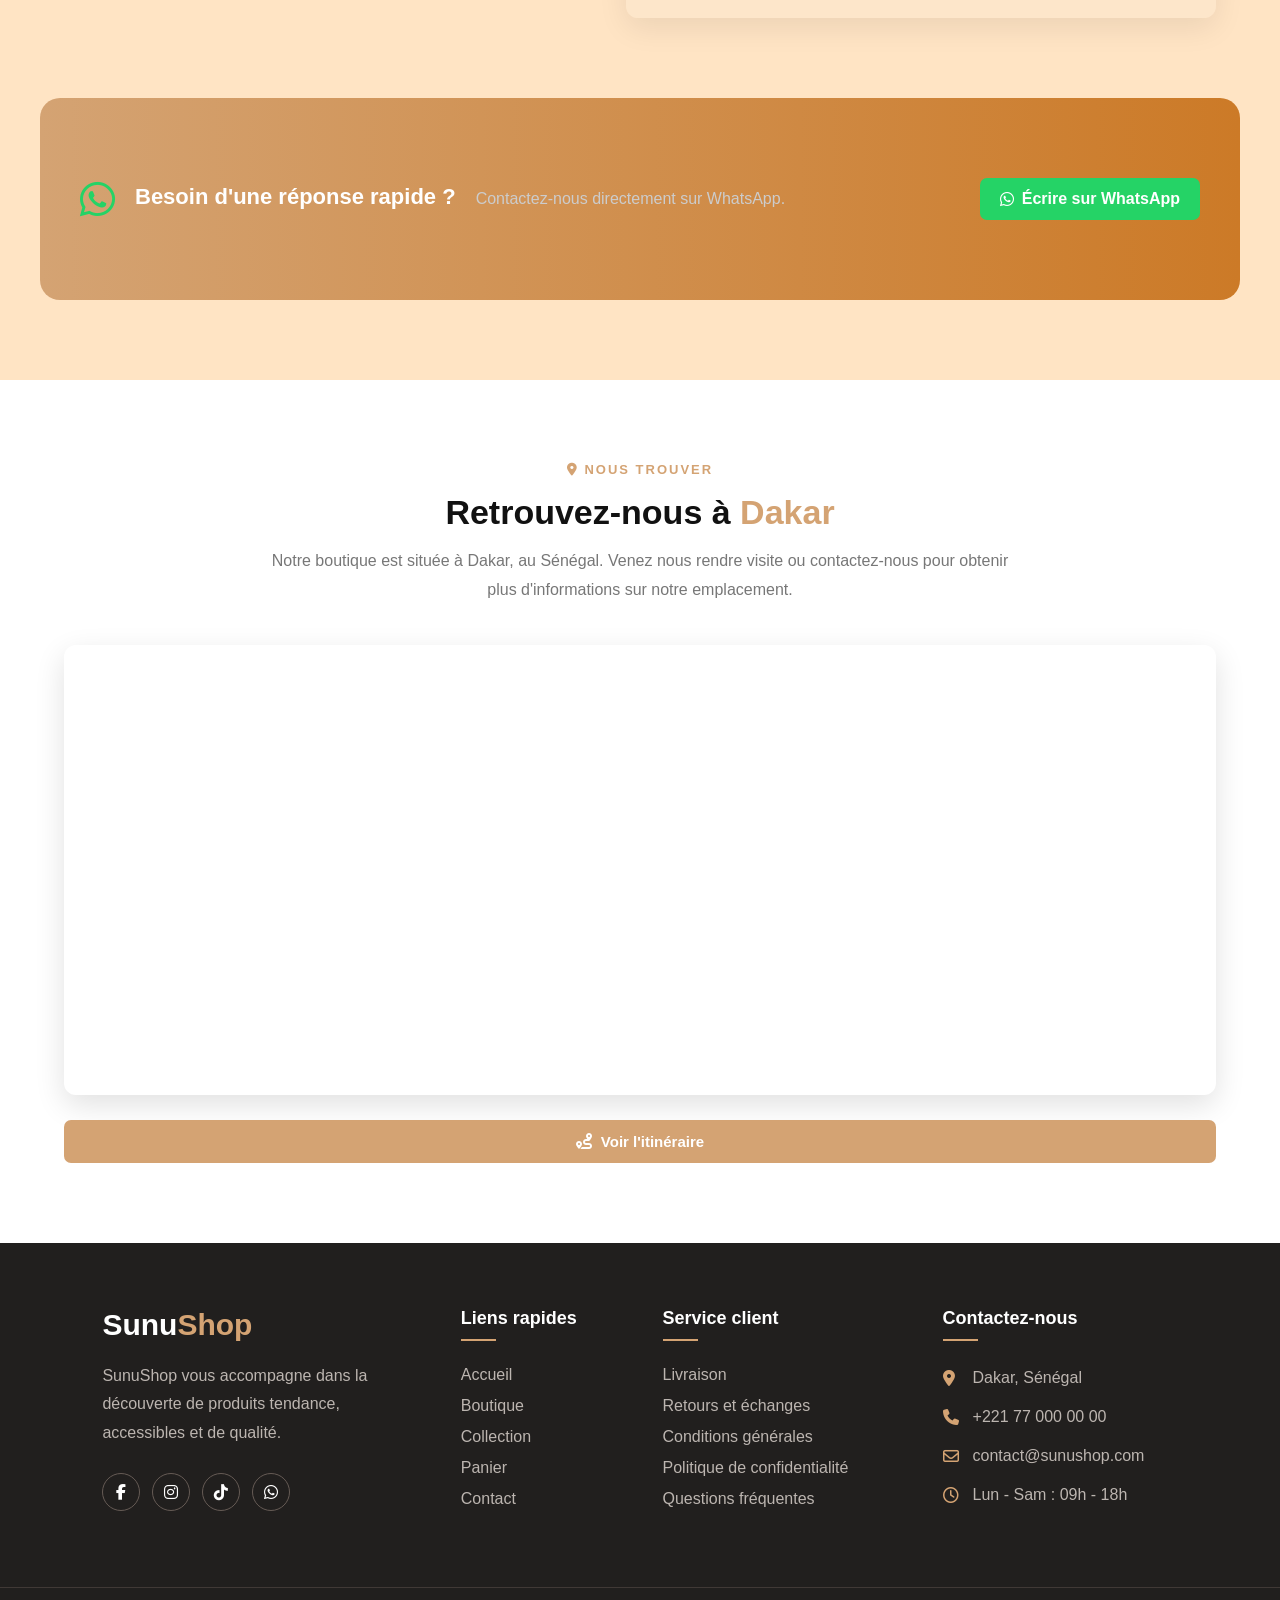
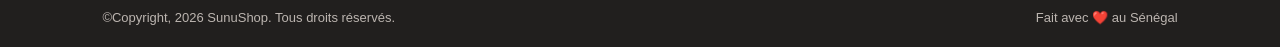
<file: contact.html>
<!DOCTYPE html>
<html lang="en">
<head>
    <meta charset="UTF-8">
    <meta name="viewport" content="width=device-width, initial-scale=1.0">
    <title>SunuShop | Contact</title>
    <link rel="stylesheet" href="style.css">
    <link rel="stylesheet" href="https://cdnjs.cloudflare.com/ajax/libs/font-awesome/6.7.2/css/all.min.css">
</head>
<body>
    <!-- En-tête du site -->
    <header>
        <a href="index.html" class="logo">
            Sunu<span>Shop</span>
        </a>
        <nav class="nav">
            <ul>
                <li><a href="index.html">Accueil</a></li>
                <li><a href="boutique.html">Boutique</a></li>
                <li><a href="collection.html">Collection</a></li>
                <li><a href="panier.html">Panier</a></li>
                <li><a href="contact.html">Contact</a></li>
            </ul>
        </nav>
        <div class="icons">
            <a href="favoris.html">
                <i class="fa-regular fa-heart"></i>
            </a>
            <a href="panier.html">
                <i class="fa-solid fa-cart-shopping"></i>
                <span id="cart-count">0</span>
            </a>
            <button class="menu-toggle" id="menu-toggle">
                <i class="fa-solid fa-bars"></i>
            </button>
        </div>
    </header>

    <main>
        <section class="contact-hero">
            <div class="contact-hero-content">
                <span class="contact-subtitle">
                    <i class="fa-regular fa-envelope"></i>
                    CONTACTEZ-NOUS
                </span>
                <h1>
                    Parlons de <span>vous</span>
                </h1>
                <p>
                    Une question concernant une commande, un produit ou une livraison ?
                    Notre équipe est là pour vous accompagner.
                </p>
            </div>
        </section>

        <section class="contact-section">
            <div class="contact-container">

                <!-- INFORMATIONS -->
                <div class="contact-info">
                    <span class="section-subtitle">
                        RESTONS EN CONTACT
                    </span>
                    <h2>
                        Nous sommes à votre écoute
                    </h2>
                    <p>
                        N'hésitez pas à nous contacter pour toute question,
                        suggestion ou demande d'information.
                        Nous vous répondrons dans les meilleurs délais.
                    </p>

                    <div class="contact-info-item">
                        <div class="contact-icon">
                            <i class="fa-solid fa-phone"></i>
                        </div>
                        <div>
                            <h3>Téléphone</h3>
                            <p>+221 77 000 00 00</p>
                        </div>
                    </div>
                    
                    <div class="contact-info-item">
                        <div class="contact-icon">
                            <i class="fa-solid fa-envelope"></i>
                        </div>
                        <div>
                            <h3>Email</h3>
                            <p>contact@sunushop.com</p>
                        </div>
                    </div>
                   
                    <div class="contact-info-item">
                        <div class="contact-icon">
                            <i class="fa-solid fa-location-dot"></i>
                        </div>
                        <div>
                            <h3>Adresse</h3>
                            <p>Dakar, Sénégal</p>
                        </div>
                    </div>

                    <div class="contact-info-item">
                        <div class="contact-icon">
                            <i class="fa-regular fa-clock"></i>
                        </div>
                        <div>
                            <h3>Horaires</h3>
                            <p>
                                Lundi - Samedi : 9h00 - 19h00
                            </p>
                        </div>
                    </div>

                    <div class="contact-social">
                        <h3>Suivez-nous</h3>
                        <div class="social-icons">
                            <a href="#" aria-label="Instagram">
                                <i class="fa-brands fa-instagram"></i>
                            </a>
                            <a href="#" aria-label="Facebook">
                                <i class="fa-brands fa-facebook-f"></i>
                            </a>
                            <a href="#" aria-label="TikTok">
                                <i class="fa-brands fa-tiktok"></i>
                            </a>
                            <a href="#" aria-label="WhatsApp">
                                <i class="fa-brands fa-whatsapp"></i>
                            </a>
                        </div>
                    </div>
                </div>

                <!-- FORMULAIRE -->
                <div class="contact-form-container">
                    <div class="form-header">
                        <span>
                            ENVOYEZ-NOUS UN MESSAGE
                        </span>
                        <h2>
                            Comment pouvons-nous vous aider ?
                        </h2>
                    </div>

                    <form id="contact-form">
                        <div class="form-group">
                            <label for="name">Nom complet</label>
                            <input type="text" id="name" name="name" placeholder="Votre nom complet" required>
                        </div>

                        <div class="form-group">
                            <label for="email">Adresse e-mail</label>
                            <input type="email" id="email" name="email" placeholder="exemple@email.com" required>
                        </div>

                        <div class="form-group">
                            <label for="phone"> Téléphone </label>
                            <input type="tel" id="phone" name="phone"placeholder="+221 77 000 00 00">
                        </div>

                        <div class="form-group">
                            <label for="subject">Sujet</label>
                            <select id="subject" name="subject">

                                <option value=""> Sélectionnez un sujet</option>

                                <option value="commande"> Ma commande </option>

                                <option value="livraison"> Livraison</option>

                                <option value="produit"> Question sur un produit  </option>

                                <option value="retour">Retour / échange </option>

                                <option value="autre">Autre demande</option>
                            </select>
                        </div>

                        <div class="form-group">
                            <label for="message">Votre message</label>
                            <textarea id="message" name="message" rows="6" placeholder="Écrivez votre message..." required></textarea>
                        </div>

                        <button type="submit" class="contact-submit-btn">
                            <i class="fa-solid fa-paper-plane"></i>
                            Envoyer le message
                        </button>
                    </form>
                </div>
            </div>
        </section>

        <section class="contact-whatsapp">
            <div>
                <i class="fa-brands fa-whatsapp"></i>
                <div>
                    <h2>Besoin d'une réponse rapide ?</h2>

                    <p>Contactez-nous directement sur WhatsApp.</p>
                </div>
            </div>
            <a
                href="https://wa.me/221770000000"
                target="_blank"
                class="whatsapp-btn"
            >
                <i class="fa-brands fa-whatsapp"></i>
                Écrire sur WhatsApp
            </a>
        </section>

        <section class="location-section">
            <div class="location-header">
                <span>
                    <i class="fa-solid fa-location-dot"></i>
                    NOUS TROUVER
                </span>
                <h2>
                    Retrouvez-nous à <strong>Dakar</strong>
                </h2>
                <p>
                    Notre boutique est située à Dakar, au Sénégal.
                    Venez nous rendre visite ou contactez-nous pour obtenir
                    plus d'informations sur notre emplacement.
                </p>
            </div>

            <div class="map-container">
                <iframe
                    src="https://www.google.com/maps?q=Dakar%2C%20S%C3%A9n%C3%A9gal&output=embed"
                    width="100%"
                    height="450"
                    style="border:0;"
                    allowfullscreen=""
                    loading="lazy"
                    referrerpolicy="no-referrer-when-downgrade">
                </iframe>
            </div>
            <div class="location-actions">
                <a
                    href="https://www.google.com/maps/dir/?api=1&destination=Dakar%2C%20S%C3%A9n%C3%A9gal"
                    target="_blank"
                    class="direction-btn"
                >
                    <i class="fa-solid fa-route"></i>
                    Voir l'itinéraire
                </a>
            </div>
        </section>
    </main>

    <footer class="footer">
        <div class="footer-container">
            <div class="footer-column footer-about">
                <a href="index.html" class="footer-logo">
                    Sunu<span>Shop</span>
                </a>
                <p>
                    SunuShop vous accompagne dans la découverte
                    de produits tendance, accessibles et de qualité.
                </p>
                <div class="footer-socials">
                    <a href="#" aria-label="Facebook">
                        <i class="fa-brands fa-facebook-f"></i>
                    </a>
                    <a href="#" aria-label="Instagram">
                        <i class="fa-brands fa-instagram"></i>
                    </a>
                    <a href="#" aria-label="TikTok">
                        <i class="fa-brands fa-tiktok"></i>
                    </a>
                    <a href="#" aria-label="WhatsApp">
                        <i class="fa-brands fa-whatsapp"></i>
                    </a>
                </div>
            </div>
            <div class="footer-column">
                <h3>Liens rapides</h3>
                <ul>
                    <li><a href="index.html">Accueil</a></li>
                    <li><a href="boutique.html">Boutique</a></li>
                    <li><a href="collection.html">Collection</a></li>
                    <li><a href="panier.html">Panier</a></li>
                    <li><a href="contact.html">Contact</a></li>
                </ul>
            </div>
            <div class="footer-column">
                <h3>Service client</h3>
                <ul>
                    <li>
                        <a href="#">Livraison</a>
                    </li>
                    <li>
                        <a href="#">Retours et échanges</a>
                    </li>
                    <li>
                        <a href="#">Conditions générales</a>
                    </li>
                    <li>
                        <a href="#">Politique de confidentialité</a>
                    </li>
                    <li>
                        <a href="#">Questions fréquentes</a>
                    </li>
                </ul>
            </div>
            <div class="footer-column">
                <h3>Contactez-nous</h3>
                <p class="footer-contact">
                    <i class="fa-solid fa-location-dot"></i>
                    Dakar, Sénégal
                </p>
                <p class="footer-contact">
                    <i class="fa-solid fa-phone"></i>
                    +221 77 000 00 00
                </p>
                <p class="footer-contact">
                    <i class="fa-regular fa-envelope"></i>
                    contact@sunushop.com
                </p>
                <p class="footer-contact">
                    <i class="fa-regular fa-clock"></i>
                    Lun - Sam : 09h - 18h
                </p>
            </div>
        </div>
        <div class="footer-bottom">
            <p>
                &copy;Copyright, 2026 SunuShop. Tous droits réservés.
            </p>
            <p>
                Fait avec ❤️ au Sénégal
            </p>
        </div>
    </footer>

    <script src="script.js"></script>
    <script>
        const contactForm =
            document.getElementById("contact-form");
        if (contactForm) {
            contactForm.addEventListener("submit", function(event) {
                event.preventDefault();
                alert(
                    "Merci pour votre message ! Nous vous répondrons bientôt."
                );
                contactForm.reset();
            });
        }
    </script>

</body>
</html>
</file>
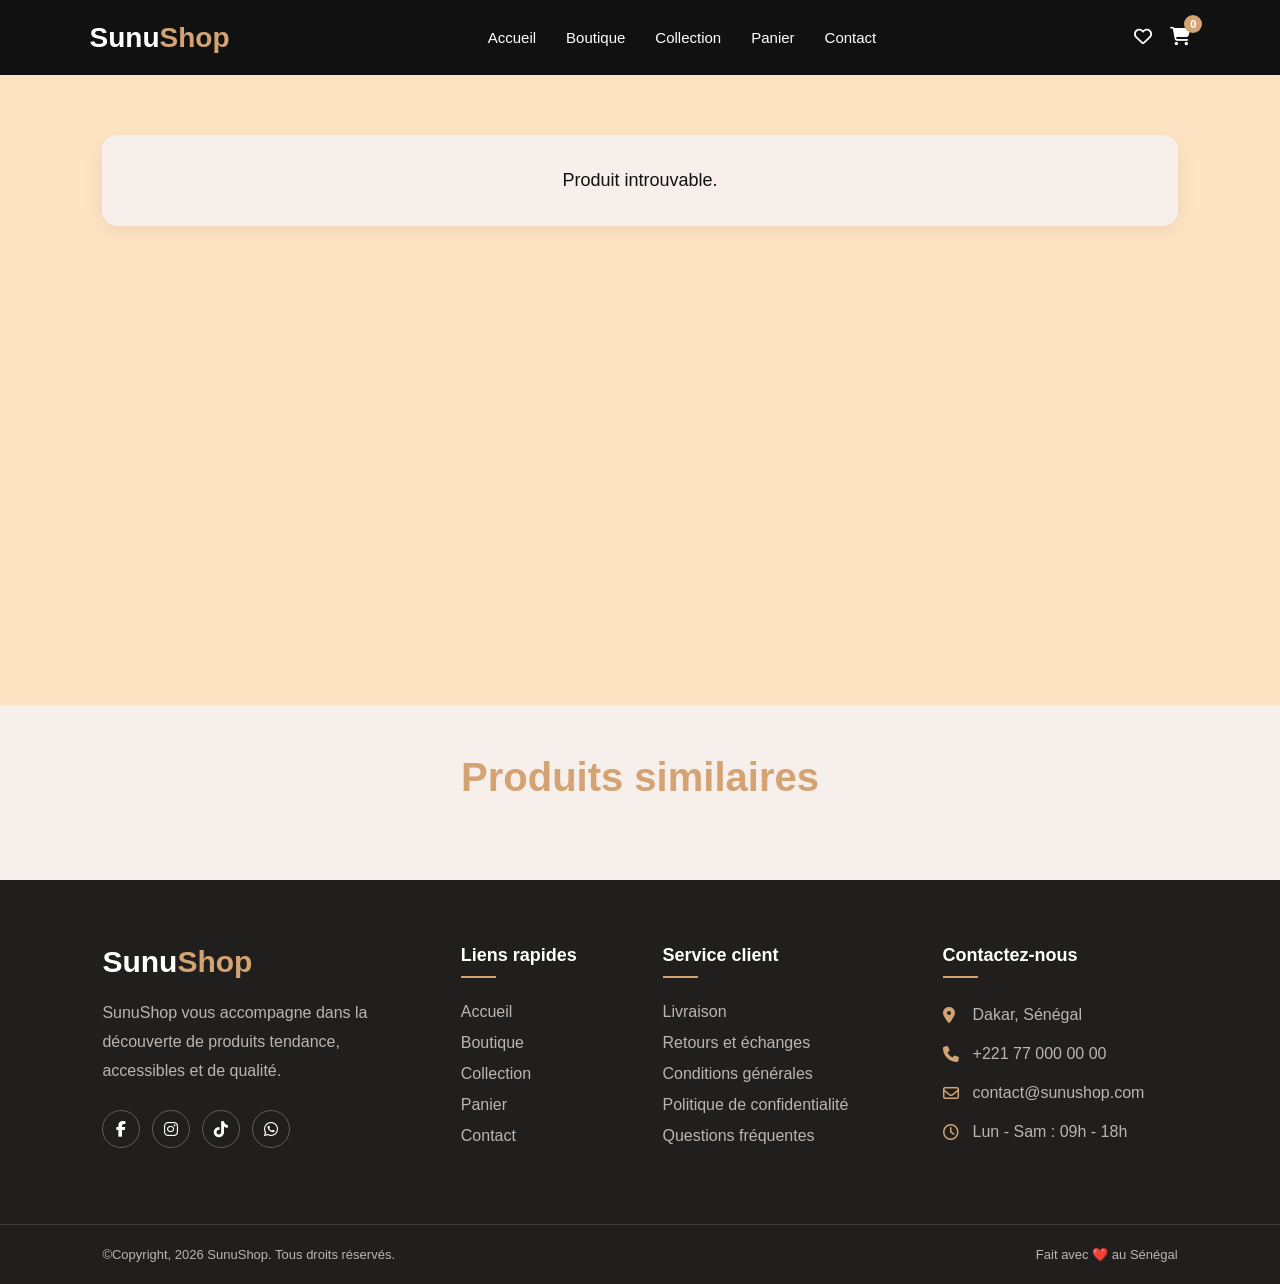
<file: details_produits.html>
<!DOCTYPE html>
<html lang="fr">
<head>
    <meta charset="UTF-8">
    <meta name="viewport" content="width=device-width, initial-scale=1.0">
    <title>SunuShop | Details-Produit</title>
    <link rel="stylesheet" href="style.css">
    <link rel="stylesheet" href="https://cdnjs.cloudflare.com/ajax/libs/font-awesome/6.7.2/css/all.min.css">
    
</head>
<body>

    <header>
        <a href="index.html" class="logo">
            Sunu<span>Shop</span>
        </a>
        <nav class="nav">
            <ul>
                <li><a href="index.html">Accueil</a></li>
                <li><a href="boutique.html">Boutique</a></li>
                <li><a href="collection.html">Collection</a></li>
                <li><a href="panier.html">Panier</a></li>
                <li><a href="contact.html">Contact</a></li>
            </ul>
        </nav>
        <div class="icons">
            <a href="favoris.html">
                <i class="fa-regular fa-heart"></i>
            </a>
            <a href="panier.html">
                <i class="fa-solid fa-cart-shopping"></i>
                <span id="cart-count">0</span>
            </a>
            <button class="menu-toggle" id="menu-toggle">
                <i class="fa-solid fa-bars"></i>
            </button>
        </div>
    </header>
    
    <main>
        <section class="product-detail">
            <div id="product-detail-container">
                <!-- Le produit sera affiché ici avec JavaScript -->
            </div>
        </section>

        <section class="similar-products-section">
            <h2>Produits similaires</h2>
            <div id="similar-products-container" class="products-container">
                <!-- Produits similaires générés avec JavaScript -->
            </div>
        </section>
    </main>
    
    <footer class="footer">
        <div class="footer-container">
            <div class="footer-column footer-about">
                <a href="index.html" class="footer-logo">
                    Sunu<span>Shop</span>
                </a>
                <p>
                    SunuShop vous accompagne dans la découverte
                    de produits tendance, accessibles et de qualité.
                </p>
                <div class="footer-socials">
                    <a href="#" aria-label="Facebook">
                        <i class="fa-brands fa-facebook-f"></i>
                    </a>
                    <a href="#" aria-label="Instagram">
                        <i class="fa-brands fa-instagram"></i>
                    </a>
                    <a href="#" aria-label="TikTok">
                        <i class="fa-brands fa-tiktok"></i>
                    </a>
                    <a href="#" aria-label="WhatsApp">
                        <i class="fa-brands fa-whatsapp"></i>
                    </a>
                </div>
            </div>
            <div class="footer-column">
                <h3>Liens rapides</h3>
                <ul>
                    <li><a href="index.html">Accueil</a></li>
                    <li><a href="boutique.html">Boutique</a></li>
                    <li><a href="collection.html">Collection</a></li>
                    <li><a href="panier.html">Panier</a></li>
                    <li><a href="contact.html">Contact</a></li>
                </ul>
            </div>
            <div class="footer-column">
                <h3>Service client</h3>
                <ul>
                    <li>
                        <a href="#">Livraison</a>
                    </li>
                    <li>
                        <a href="#">Retours et échanges</a>
                    </li>
                    <li>
                        <a href="#">Conditions générales</a>
                    </li>
                    <li>
                        <a href="#">Politique de confidentialité</a>
                    </li>
                    <li>
                        <a href="#">Questions fréquentes</a>
                    </li>
                </ul>
            </div>
            <div class="footer-column">
                <h3>Contactez-nous</h3>
                <p class="footer-contact">
                    <i class="fa-solid fa-location-dot"></i>
                    Dakar, Sénégal
                </p>
                <p class="footer-contact">
                    <i class="fa-solid fa-phone"></i>
                    +221 77 000 00 00
                </p>
                <p class="footer-contact">
                    <i class="fa-regular fa-envelope"></i>
                    contact@sunushop.com
                </p>
                <p class="footer-contact">
                    <i class="fa-regular fa-clock"></i>
                    Lun - Sam : 09h - 18h
                </p>
            </div>
        </div>
        <div class="footer-bottom">
            <p>
                &copy;Copyright, 2026 SunuShop. Tous droits réservés.
            </p>
            <p>
                Fait avec ❤️ au Sénégal
            </p>
        </div>
    </footer>
    
    <script src="produits.js"></script>
    <script src="collection.js"></script>
    <script src="script.js"></script>
    <script src="details.js"></script>
    
</body>
</html>
</file>
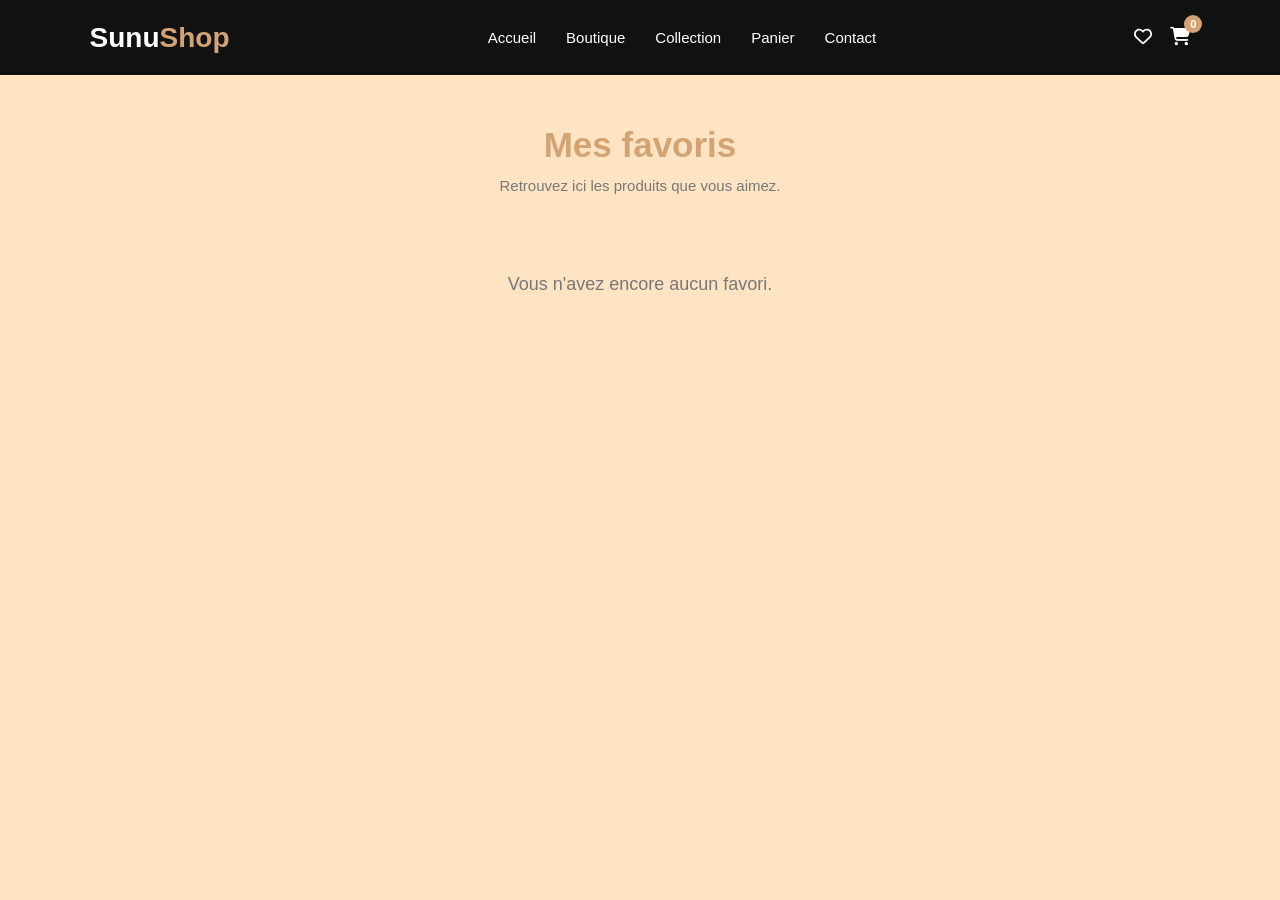
<file: favoris.html>
<!DOCTYPE html>
<html lang="en">
<head>
    <meta charset="UTF-8">
    <meta name="viewport" content="width=device-width, initial-scale=1.0">
    <title>SunuShop | Mes Favoris</title>
    <link rel="stylesheet" href="style.css">
    <link rel="stylesheet" href="https://cdnjs.cloudflare.com/ajax/libs/font-awesome/6.7.2/css/all.min.css">
</head>
<body>
    
    <header>
        <a href="index.html" class="logo">
            Sunu<span>Shop</span>
        </a>
        <nav class="nav">
            <ul>
                <li><a href="index.html">Accueil</a></li>
                <li><a href="boutique.html">Boutique</a></li>
                <li><a href="collection.html">Collection</a></li>
                <li><a href="panier.html">Panier</a></li>
                <li><a href="contact.html">Contact</a></li>
            </ul>
        </nav>
        <div class="icons">
            <a href="favoris.html">
                <i class="fa-regular fa-heart"></i>
            </a>
            <a href="panier.html">
                <i class="fa-solid fa-cart-shopping"></i>
                <span id="cart-count">0</span>
            </a>
            <button class="menu-toggle" id="menu-toggle">
                <i class="fa-solid fa-bars"></i>
            </button>
        </div>
    </header>

    <main class="favorites-page">
        <section class="favorites-header">
            <h2>Mes favoris</h2>
            <p>
                Retrouvez ici les produits que vous aimez.
            </p>
        </section>

        <section class="favorites-section">
            <div class="favorites-container" id="favorites-container">
                <!-- Les produits favoris seront affichés ici -->
            </div>
            <p class="empty-favorites" id="empty-favorites">
                Vous n'avez encore aucun favori.
            </p>
        </section>
    </main>

    <script src="script.js"></script>
    <script src="produits.js"></script>
    <script src="collection.js"></script>
    <script src="boutique.js"></script>
    
</body>
</html>
</file>
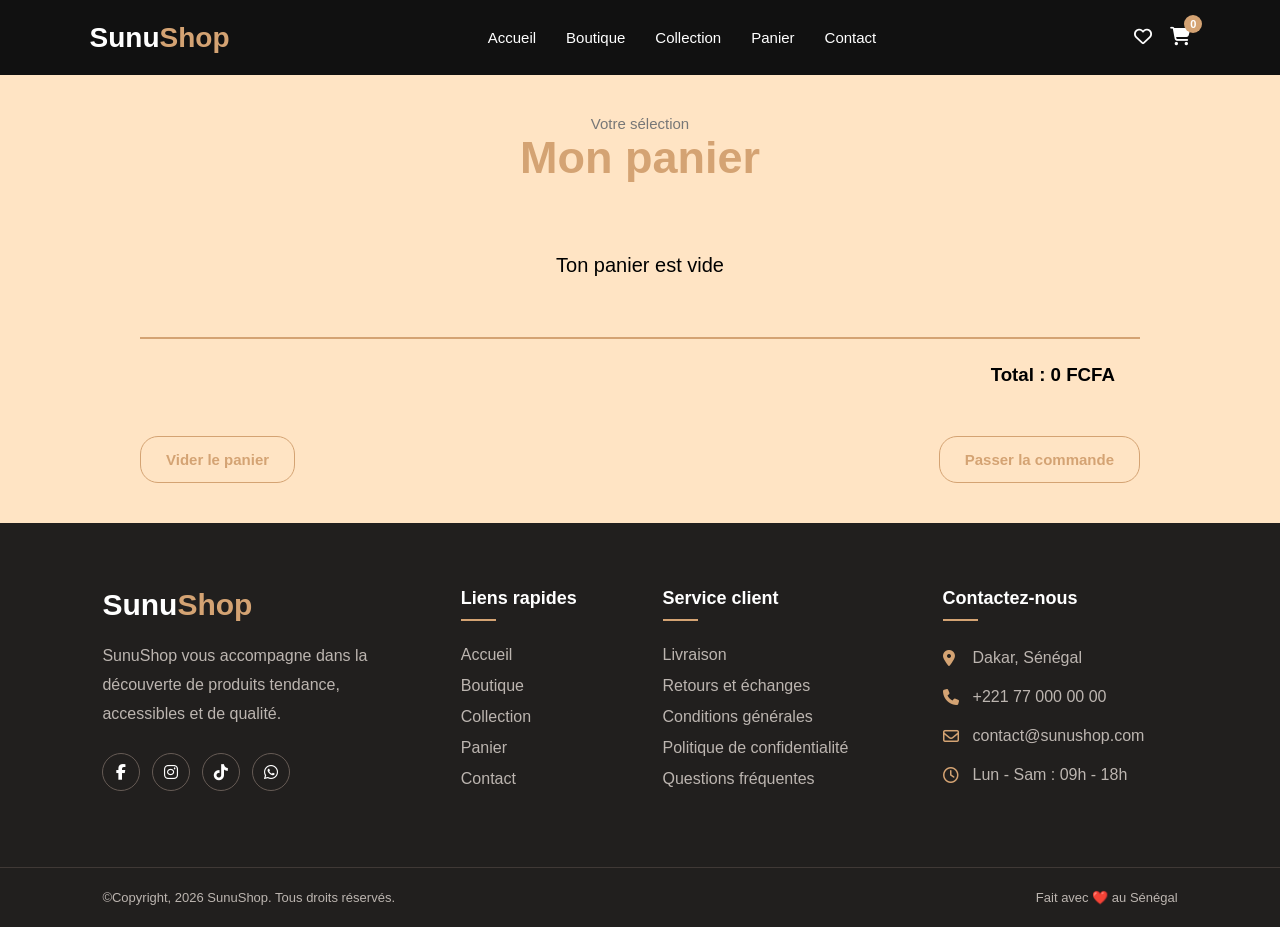
<file: panier.html>
<!DOCTYPE html>
<html lang="en">
<head>
    <meta charset="UTF-8">
    <meta name="viewport" content="width=device-width, initial-scale=1.0">
    <title>SunuSop | Mon Panier</title>
    <link rel="stylesheet" href="style.css">
    <link rel="stylesheet" href="https://cdnjs.cloudflare.com/ajax/libs/font-awesome/6.7.2/css/all.min.css">
</head>
<body>

    <!-- En-tête du site -->
    <header>
        <a href="index.html" class="logo">
            Sunu<span>Shop</span>
        </a>
        <nav class="nav">
            <ul>
                <li><a href="index.html">Accueil</a></li>
                <li><a href="boutique.html">Boutique</a></li>
                <li><a href="collection.html">Collection</a></li>
                <li><a href="panier.html">Panier</a></li>
                <li><a href="contact.html">Contact</a></li>
            </ul>
            </ul>
        </nav>
        <div class="icons">
            <a href="favoris.html">
                <i class="fa-regular fa-heart"></i>
            </a>
            <a href="panier.html">
                <i class="fa-solid fa-cart-shopping"></i>
                <span id="cart-count">0</span>
            </a>
            <button class="menu-toggle" id="menu-toggle">
                <i class="fa-solid fa-bars"></i>
            </button>
        </div>
    </header>

    <main>
         <section class="panier-container">
            <div class="titre">
                <p>Votre sélection</p>
                <h1>Mon panier</h1>
            </div>
            <div id="cart-items"></div>
            <div id="cart-total"></div>
            <div class="cart-actions">
                <button id="clear-cart" class="clear-cart">
                    Vider le panier
                </button>
                <button id="checkout-btn" class="checkout-btn" onclick="window.location.href='commande.html'">
                    Passer la commande
                </button>
            </div>
        </section>
    </main>

    <footer class="footer">
        <div class="footer-container">
            <div class="footer-column footer-about">
                <a href="index.html" class="footer-logo">
                    Sunu<span>Shop</span>
                </a>
                <p>
                    SunuShop vous accompagne dans la découverte
                    de produits tendance, accessibles et de qualité.
                </p>
                <div class="footer-socials">
                    <a href="#" aria-label="Facebook">
                        <i class="fa-brands fa-facebook-f"></i>
                    </a>
                    <a href="#" aria-label="Instagram">
                        <i class="fa-brands fa-instagram"></i>
                    </a>
                    <a href="#" aria-label="TikTok">
                        <i class="fa-brands fa-tiktok"></i>
                    </a>
                    <a href="#" aria-label="WhatsApp">
                        <i class="fa-brands fa-whatsapp"></i>
                    </a>
                </div>
            </div>
            <div class="footer-column">
                <h3>Liens rapides</h3>
                <ul>
                    <li><a href="index.html">Accueil</a></li>
                    <li><a href="boutique.html">Boutique</a></li>
                    <li><a href="collection.html">Collection</a></li>
                    <li><a href="panier.html">Panier</a></li>
                    <li><a href="contact.html">Contact</a></li>
                </ul>
            </div>
            <div class="footer-column">
                <h3>Service client</h3>
                <ul>
                    <li>
                        <a href="#">Livraison</a>
                    </li>
                    <li>
                        <a href="#">Retours et échanges</a>
                    </li>
                    <li>
                        <a href="#">Conditions générales</a>
                    </li>
                    <li>
                        <a href="#">Politique de confidentialité</a>
                    </li>
                    <li>
                        <a href="#">Questions fréquentes</a>
                    </li>
                </ul>
            </div>
            <div class="footer-column">
                <h3>Contactez-nous</h3>
                <p class="footer-contact">
                    <i class="fa-solid fa-location-dot"></i>
                    Dakar, Sénégal
                </p>
                <p class="footer-contact">
                    <i class="fa-solid fa-phone"></i>
                    +221 77 000 00 00
                </p>
                <p class="footer-contact">
                    <i class="fa-regular fa-envelope"></i>
                    contact@sunushop.com
                </p>
                <p class="footer-contact">
                    <i class="fa-regular fa-clock"></i>
                    Lun - Sam : 09h - 18h
                </p>
            </div>
        </div>
        <div class="footer-bottom">
            <p>
                &copy;Copyright, 2026 SunuShop. Tous droits réservés.
            </p>
            <p>
                Fait avec ❤️ au Sénégal
            </p>
        </div>
    </footer>
    
    <script src="script.js"></script>

</body>
</html>
</file>
<file: style.css>
*{
    margin: 0;
    padding: 0;
    box-sizing: border-box;
}
:root{
    --grey:#777;
    --black:#111111;
    --gold:#d4a373;
    --white:#ffffff;
}
body{
    font-family: Arial, sans-serif;
    background-color:bisque;
    color:var(--text);
}
/*---------header------------*/
header{
    width: 100%;
    min-height: 75px;
    padding:0 7%;
    display: flex;
    align-items: center;
    justify-content: space-between;
    background-color: var(--black);
}
.logo{
    color: var(--white);
    font-size: 28px;
    font-weight: bold;
    text-decoration: none;
}
.logo span {
    color: var(--gold);
}
.nav ul {
    display: flex;
    align-items: center;
    gap: 30px;
    list-style: none;
}
.nav a {
    color: var(--white);
    text-decoration: none;
    font-size: 15px;
    transition: 0.3s;
}
.nav a:hover {
    color: var(--gold);
}
header .icons {
    display: flex;
    align-items: center;
    gap: 18px;
}
header .icons a {
    color: var(--white);
    font-size: 18px;
    text-decoration: none;
    position: relative;
}
header .icons a:hover {
    color: var(--gold);
}
#cart-count {
    position: absolute;
    top: -12px;
    right: -12px;
    width: 18px;
    height: 18px;
    display: flex;
    align-items: center;
    justify-content: center;
    background-color: var(--gold);
    color: var(--white);
    border-radius: 50%;
    font-size: 11px;
    font-weight: bold;
}
.menu-toggle {
    display: none;
    background: none;
    border: none;
    color: var(--white);
    font-size: 22px;
    cursor: pointer;
}

/*=============== PAGE ACCUEIL ===================*/
.hero {
    min-height: 80vh;
    padding: 80px 7%;
    align-items: center;
    background:
        linear-gradient(
            rgba(0, 0, 0, 0.55),
            rgba(0, 0, 0, 0.55)
        ),
        url("images/herofashion.jpg");
    background-size: cover;
    background-position: center;
}
.hero .hero-content {
    max-width: 600px;
    color: var(--white);
}
.hero .titre {
    color: var(--gold);
    font-size: 18px;
    margin-bottom: 15px;
}
.hero h1 {
    font-size: 58px;
    line-height: 1.1;
    margin-bottom: 25px;
}
.hero h1 span {
    color: var(--gold);
}
.hero p:not(.titre) {
    font-size: 17px;
    line-height: 1.7;
    margin-bottom: 30px;
}
.hero-buttons {
    display: flex;
    flex-wrap: wrap;
    gap: 15px;
}
.btn-primary,
.btn-secondary {
    display: inline-flex;
    align-items: center;
    justify-content: center;
    gap: 12px;
    padding: 15px 25px;
    border-radius: 18px;
    text-decoration: none;
    font-size: 14px;
    transition: 0.3s ease;
    color: var(--gold);
    background-color:transparent;
    border: 1px solid var(--gold);
}
.btn-primary {
    color:var(--gold);
    background:transparent;
}
.btn-primary:hover {
    background:var(--white);
    transform: translateY(-3px);
}
.btn-secondary {
    color:var(--white);
    border: 1px solid var(--white);
    background: transparent;
}
.btn-secondary:hover {
    color:var(--white);
    background:var(--gold);
    border-color:var(--white);
    transform: translateY(-3px);
}
/*avantages*/
.hero-features {
    display: grid;
    grid-template-columns: repeat(3, 1fr);
    gap: 25px;
    padding: 30px 8%;
    border-radius: 80px;
    border: 1px solid var(--gold);
}
.feature {
    display: flex;
    align-items: center;
    gap: 15px;
}
.feature  i {
    display: flex;
    align-items: center;
    justify-content: center;
    border-radius: 50%;
    font-size: 18px;
    width: 45px;
    height: 45px;
    color:var(--gold);
    border: 1px solid var(--gold);
}
.feature h3 {
    color:var(--gold);
    font-size: 15px;
    margin-bottom: 5px;
}
.feature p {
    color:var(--grey);
    font-size: 13px;
}
/*apropos*/
.about {
    display: flex;
    align-items: center;
    gap: 60px;
    padding: 80px 7%;
}
.about-image,
.about-content  {
    flex: 1;
}
.about-image img {
    width: 100%;
    height: 420px;
    object-fit: cover;
    border-radius: 10px;
}
.about-content .titre {
    color: var(--gold);
    font-size: 15px;
    margin-bottom: 12px;
    font-weight: bold;
}
.about-content h2 {
    font-size: 38px;
    line-height: 1.3;
    color: var(--grey);
    margin-bottom: 25px;
}
.about-content h2 span {
    color: var(--gold);
}
.about-content p:not(.titre) {
    color:var(--grey);
    font-size: 16px;
    line-height: 1.8;
    margin-bottom: 18px;
}
.about-content a {
    display: inline-block;
    padding: 14px 25px;
    color: var(--gold);
    text-decoration: none;
    font-weight: bold;
    border-radius: 18px;
    transition: 0.3s;
    background-color:transparent;
    border: 1px solid var(--gold);
}
.about-content a:hover {
    color: var(--white);
    background-color: var(--gold);
    transform: translateY(-3px);
}
/*categorie*/
.categories{
    padding: 70px 7%;
    background-color: #f7efeb;
}
.categories .titre{
    text-align: center;
    margin-bottom: 40px;
}
.categories .titre p{
    color: var(--grey);
    font-size: 15px;
}
.categories .titre h2{
    color:var(--gold);
    font-size: 40px;
}
.cat-container{
    display: grid;
    gap: 25px;
    grid-template-columns: repeat(4,1fr);
}
.category-card {
    padding: 35px 20px;
    text-align: center;
    color: var(--grey);
    background-color: bisque;
    text-decoration: none;
    border-radius: 10px;
    transition: 0.3s;
}
.category-card i {
    color: var(--gold);
    font-size: 35px;
    margin-bottom: 20px;
}
.category-card h3 {
    margin-bottom: 10px;
    font-size: 20px;
}
.category-card p {
    color: var(--grey);
    font-size: 14px;
}
.category-card:hover {
    color: var(--white);
    background-color: var(--gold);
    transform: translateY(-8px);
}
.category-card:hover p ,
.category-card:hover i{
    color:var(--white);
}
/*produits vedettes*/
.featured-products {
    padding: 80px 7%;
}
.featured-products .titre h2{
    font-size: 35px;
    color: var(--gold);
    margin-bottom: 10px;
}
.featured-products .titre p{
    font-size: 15px;
    color: var(--grey);
}
.product-contenu {
    display: grid;
    grid-template-columns: repeat(4, 1fr);
    gap: 25px;
}
.product-card-contenu{
    background-color: var(--white);
    border-radius: 10px;
    overflow: hidden;
    transition: 0.3s;
}
.product-card-contenu:hover {
    transform: translateY(-8px);
    box-shadow: 0 10px 25px rgba(0, 0, 0, 0.12);
}
.product-card-contenu .product-image {
    position: relative;
    height: 280px;
    overflow: hidden;
}
.product-card-contenu .product-image img {
    width: 100%;
    height: 100%;
    object-fit: cover;
    transition: 0.3s;
}
.product-card-contenu .product-image img:hover {
    transform: scale(1.05);
}
.product-card-contenu .product-badge {
    position: absolute;
    top: 15px;
    left: 15px;
    color: var(--white);
    padding: 6px 12px;
    border-radius: 20px;
    font-size: 12px;
    background-color: var(--gold);
}
.product-card-image-container {
    position: relative;
    height: 250px;
    overflow: hidden;
}
.product-card-image-container .favorite-btn {
    position: absolute;
    top: 15px;
    right: 15px;
    width: 38px;
    height: 38px;
    border: none;
    border-radius: 50%;
    background-color: var(--gold);
    color: var(--white);
    cursor: pointer;
    font-size: 20px;
    display: flex;
    align-items: center;
    justify-content: center;
    opacity: 0;
    visibility: hidden;
    transition: 0.3s ease;
}
.product-card-image-container:hover .favorite-btn {
    opacity: 1;
    visibility: visible;
}
.product-card-image-contai .favorite-btn:hover {
    transform: scale(1.1);
}
.product-info {
    padding: 20px;
}
.product-category {
    color: var(--gold);
    font-size: 13px;
    margin-bottom: 8px;
}
.product-info h3 {
    font-size: 19px;
    margin-bottom: 12px;
    color: var(--gold);
}
.product-price {
    font-size: 18px;
    font-weight: bold;
    color: var(--grey);
    margin-bottom: 18px;
}
.add-cart-btn {
    width: 100%;
    padding: 12px;
    border: 1px solid var(--gold);
    background-color:transparent;
    color: var(--gold);
    cursor: pointer;
    border-radius: 18px;
    transition: 0.3s;
}
.add-cart-btn:hover {
    color: var(--white);
    background-color: var(--gold);
}
.products-button {
    text-align: center;
    margin-top: 40px;
}
.products-button a {
    display: inline-block;
    padding: 14px 25px;
    width: 100%;
    color: var(--gold);
    text-decoration: none;
    font-weight: bold;
    border-radius: 18px;
    transition: 0.3s;
    background-color:transparent;
    border: 1px solid var(--gold);
}
.products-button a:hover {
    color: var(--white);
    background-color: var(--gold);
    transform: translateY(-3px);
}
/*promotion*/
.promotion-section {
    display: flex;
    align-items: center;
    justify-content: space-between;
    gap: 40px;
    margin: 60px 8%;
    padding: 45px;
    background: #f7efeb;
    border-radius: 12px;
    overflow: hidden;
}
.promotion-content {
    flex: 1;
}
.promotion-badge {
    display: inline-block;
    margin-bottom: 15px;
    padding: 8px 15px;
    color: var(--white);
    background: var(--gold);
    border-radius: 20px;
    font-size: 13px;
    font-weight: 600;
}
.promotion-content h2 {
    max-width: 500px;
    margin-bottom: 18px;
    color:var(--black);
    font-size: 38px;
    line-height: 1.2;
}
.promotion-content p {
    max-width: 470px;
    margin-bottom: 25px;
    color:var(--grey);
    line-height: 1.7;
}
.promotion-btn {
    display: inline-flex;
    align-items: center;
    gap: 12px;
    padding: 14px 22px;
    color:var(--white);
    background:var(--gold);
    border-radius: 5px;
    text-decoration: none;
    transition: 0.3s ease;
}
.promotion-btn:hover {
    color: var(--gold);
    background:bisque;
    transform: translateY(-3px);
}
.promotion-product {
    position: relative;
    flex: 1;
    max-width: 400px;
    padding: 25px;
    background:var(--white);
    border-radius: 10px;
    text-align: center;
}
.promotion-product img {
    width: 100%;
    max-width: 280px;
    height: 220px;
    object-fit: contain;
}
.discount {
    position: absolute;
    top: 15px;
    left: 15px;
    padding: 10px 14px;
    color:var(--white);
    background: #c94c4c;
    border-radius: 50%;
    font-size: 16px;
    font-weight: 700;
}
.promotion-product-info h3 {
    margin-top: 15px;
    margin-bottom: 10px;
    color:var(--black);
    font-size: 21px;
}
.old-price {
    margin-bottom: 5px;
    color:var(--grey);
    text-decoration: line-through;
    font-size: 15px;
}
.new-price {
    color:var(--gold);
    font-size: 25px;
    font-weight: 700;
}
/*newsletter*/
.newsletter-section {
    margin-top: 70px;
    padding: 70px 8%;
    text-align: center;
    background:linear-gradient(to right, #d4a373 , rgb(204, 122, 39));
}
.newsletter-content {
    max-width: 700px;
    margin: 0 auto;
}
.newsletter-icon {
    display: flex;
    align-items: center;
    justify-content: center;
    width: 55px;
    height: 55px;
    margin: 0 auto 20px;
    color:var(--white);
    border: 1px solid var(--white);
    border-radius: 50%;
    font-size: 23px;
}
.newsletter-content h2 {
    margin-bottom: 18px;
    color:var(--white);
    font-size: 38px;
}
.newsletter-content > p {
    margin-bottom: 30px;
    color: #d4d4d4;
    line-height: 1.7;
}
.newsletter-form {
    display: flex;
    justify-content: center;
    gap: 10px;
    max-width: 650px;
    margin: 0 auto;
}
.newsletter-form input {
    flex: 1;
    min-width: 0;
    padding: 16px 18px;
    border: none;
    border-radius: 5px;
    outline: none;
    font-size: 14px;
}
.newsletter-form button {
    display: inline-flex;
    align-items: center;
    gap: 10px;
    padding: 16px 22px;
    color: var(--white);
    background:var(--gold);
    border: none;
    border-radius: 5px;
    cursor: pointer;
    font-size: 14px;
    transition: 0.3s ease;
}
.newsletter-form button:hover {
    color: var(--gold);
    background:var(--white);
}
.newsletter-message {
    margin-top: 18px;
    color: var(--gold) !important;
    font-size: 14px;
}

/* ============== PAGE BOUTIQUE ================ */
.boutique-intro{
    min-height: 80vh;
    padding: 80px 7%;
    text-align: center;
    background:
        linear-gradient(
            rgba(0, 0, 0, 0.55),
            rgba(0, 0, 0, 0.55)
        ),
        url("images/shop_fashion.jpg");
    background-size: cover;
    background-position: center;
}
.boutique-small-title {
    margin-bottom: 15px;
    color:var(--gold);
    font-size: 13px;
    font-weight: 700;
    letter-spacing: 3px;
}
.boutique-intro h1 {
    margin-bottom: 20px;
    color:var(--white);
    font-size: 48px;
    line-height: 1.2;
}
.boutique-intro h1 span {
    color:var(--gold);
    font-style: italic;
}
.boutique-intro  p:not(.boutique-small-title) {
    max-width: 600px;
    margin: 0 auto;
    color: var(--white);
    line-height: 1.7;
}
.boutique-intro .btn-shop{
    text-align: center;
    margin-top: 40px;
}
.boutique-intro .btn-shop a{
    display: inline-block;
    padding: 14px 25px;
    color: var(--white);
    text-decoration: none;
    font-weight: bold;
    text-align :end;
    border-radius: 18px;
    transition: 0.3s;
    background-color:transparent;
    border: 1px solid var(--gold);
}
.boutique-intro .btn-shop a:hover {
    color: var(--white);
    background-color: var(--gold);
    transform: translateY(-3px);
}
.products-header {
  padding: 50px 20px 30px;
}
.products-header .titre h2 {
  font-size: 40px;
  text-align: center;
  color: var(--gold);
  margin-bottom: 10px;
}
.products-header .titre p {
    text-align: center;
    font-size: 15px;
    color:var(--grey);
}
.products-section {
  padding: 20px 8% 60px;
}
.products-filter {
  gap: 20px;
  display: flex;
  margin-bottom: 35px;
  justify-content: space-between;
}
.products-filter input,
.products-filter select {
  width: 100%;
  padding: 14px;
  border: 1px solid var(--gold);
  border-radius: 8px;
  font-size: 15px;
}
.no-products {
  text-align: center;
  font-size: 18px;
  color:var(--black);
  grid-column: 1 / -1;
}

/* PAGINATION */
.pagination {
    display: flex;
    justify-content: center;
    align-items: center;
    gap: 10px;
    margin: 40px 0;
}
.page-btn {
    width: 42px;
    height: 42px;
    border: 1px solid var(--gold);
    border-radius: 8px;
    background-color: var(--white);
    color:var(--gold);
    font-size: 16px;
    font-weight: 600;
    cursor: pointer;
    transition: all 0.3s ease;
}
.page-btn:hover {
    background-color:var(--gold);
    color:var(--white);
    border-color:var(--white);
    transform: translateY(-2px);
}
.page-btn.active {
    background-color:var(--gold);
    color: var(--white);
    border-color:var(--gold);
}
.page-btn:focus {
    outline: none;
    box-shadow: 0 0 0 3px rgba(0, 0, 0, 0.15);
}

/* ANIMATION PRODUIT PROMOTION */
.promotion-product {
    animation: promotionAppear 0.8s ease;
}
#promotion-image {
    transition: transform 0.5s ease, opacity 0.5s ease;
}
.promotion-animation {
    animation: promotionAppear 0.8s ease;
}
@keyframes promotionAppear {
    0% {
        opacity: 0;
        transform: translateX(50px);
    }
    100% {
        opacity: 1;
        transform: translateX(0);
    }
}
#promotion-image:hover {
    transform: scale(1.05);
}

/*DETAILS DU PRODUIT*/
.product-detail {
    padding: 60px 8%;
    min-height: 70vh;
}
#product-detail-container {
    max-width: 1100px;
    margin: 0 auto;
    display: grid;
    grid-template-columns: 1fr 1fr;
    gap: 50px;
    align-items: center;
    padding: 35px;
    border-radius: 15px;
    background-color: #f7efeb;
    box-shadow: 0 5px 20px rgba(0, 0, 0, 0.08);
}
.product-detail-image {
    width: 100%;
    height: 420px;
    overflow: hidden;
    border-radius: 12px;
}
.product-detail-image img {
    width: 100%;
    height: 100%;
    object-fit: cover;
    transition: transform 0.4s ease;
}
.product-detail-image img:hover {
    transform: scale(1.05);
}
.product-detail-content {
    display: flex;
    flex-direction: column;
    gap: 18px;
}
.product-category {
    display: inline-block;
    width: fit-content;
    padding: 7px 15px;
    color:var(--white) !important;
    background-color: var(--black);
    border-radius: 20px;
    font-size: 13px;
    text-transform: uppercase;
    letter-spacing: 1px;
}
.product-detail-content h1 {
    font-size: 36px;
    color:var(--gold);
    margin: 0;
}
.product-detail-price {
    font-size: 28px;
    font-weight: bold;
    color:var(--grey);
    margin: 0;
}
.product-detail-description {
    color:var(--grey);
    font-size: 16px;
    line-height: 1.8;
}
.product-detail-content .add-to-cart-btn {
    width: fit-content;
    padding: 14px 25px;
    border: none;
    border-radius: 8px;
    background-color:var(--gold);
    color:var(--white);
    font-size: 15px;
    font-weight: bold;
    cursor: pointer;
    transition: background-color 0.3s ease,transform 0.3s ease;
}
.product-detail-content .add-to-cart-btn:hover {
    color: var(--gold);
    background-color:bisque;
    transform: translateY(-3px);
}

/*PRODUITS SIMILAIRES*/
.similar-products-section {
    padding: 50px 8%;
    background-color:#f7efeb;
}
.similar-products-section h2 {
    margin-bottom: 30px;
    text-align: center;
    font-size: 40px;
    color:var(--gold);
}
.similar-products-section .products-container {
    max-width: 1200px;
    margin: 0 auto;
    display: grid;
    grid-template-columns: repeat(4, 1fr);
    gap: 25px;
}
.similar-products-section .product-card {
    background-color:var(--white);
    border-radius: 12px;
    overflow: hidden;
    box-shadow: 0 4px 15px rgba(0, 0, 0, 0.08);
    transition: transform 0.3s ease;
}
.similar-products-section .product-card:hover {
    transform: translateY(-5px);
}
.similar-products-section .product-card img {
    width: 100%;
    height: 230px;
    object-fit: cover;
}
.similar-products-section .product-info {
    padding: 18px;
}
.similar-products-section .product-info h3 {
    margin-bottom: 10px;
    font-size: 18px;
}
.similar-products-section .product-price {
    margin-bottom: 15px;
    color:var(--gold);
    font-size: 18px;
    font-weight: bold;
}

/* FAVORIS */
.favorites-page {
    width: 90%;
    max-width: 1200px;
    margin: 50px auto;
}
.favorites-header {
    text-align: center;
    margin-bottom: 40px;
}
.favorites-header h2 {
    font-size: 35px;
    color: var(--gold);
    margin-bottom: 12px;
}
.favorites-header p {
    color: var(--grey);
    font-size: 15px;
}
.favorites-container {
    display: grid;
    grid-template-columns: repeat(4, 1fr);
    gap: 25px;
}
.favorite-card {
    background-color:var(--white);
    border-radius: 12px;
    overflow: hidden;
    transition: all 0.3s ease;
}
.favorite-card:hover {
    transform: translateY(-5px);
    box-shadow: 0 8px 25px rgba(0, 0, 0, 0.1);
}
.favorite-image {
    width: 100%;
    height: 230px;
    object-fit: cover;
}
.favorite-content {
    padding: 18px;
}
.favorite-content h3 {
    font-size: 18px;
    margin-bottom: 12px;
}
.favorite-price {
    font-size: 17px;
    font-weight: 700;
    margin-bottom: 18px;
}

/* BOUTON FAVORIS Boutique+Collection*/
.collection-favorite-btn ,
.favorite-btn {
    display: flex !important;
    position: absolute;
    top: 15px;
    right: 15px;
    z-index: 10;
    width: 40px;
    height: 40px;
    border: none;
    border-radius: 50%;
    background:var(--white) !important;
    color:var(--gold) !important;
    align-items: center;
    justify-content: center;
    cursor: pointer;
    opacity: 0;
    visibility: hidden;
    transform: translateY(-10px);
    transition: opacity 0.3s ease,visibility 0.3s ease,transform 0.3s ease
}
.collection-favorite-btn:hover,
.favorite-btn:hover {
    color:red;
    transform: scale(1.1);
}
.collection-favorite-btn.favorite-active ,
.favorite-btn.favorite-active{
    color: red;
}

.collection-favorite-btn.favorite-active:hover ,
.favorite-btn.favorite-active:hover {
    transform: scale(1.3);
}
.collection-product-image:hover .collection-favorite-btn ,
.product-card-image-container:hover .favorite-btn{
    opacity: 1;
    visibility: visible;
    transform: translateY(0);
}
.remove-favorite-btn {
    padding: 11px;
    border: none;
    border-radius: 7px;
    background-color:var(--white);
    color:var(--black);
    font-weight: 600;
    cursor: pointer;
    transition: all 0.3s ease;
}
.remove-favorite-btn:hover {
    background-color: red;
    color: var(--white);
}
.empty-favorites {
    text-align: center;
    color: var(--grey);
    font-size: 18px;
    margin: 40px 0;
}

/*================ PAGE COLLECTION ===============*/
.collection-hero{
    min-height: 80vh;
    padding: 80px 7%;
    text-align: center;
    background:
        linear-gradient(
            rgba(0, 0, 0, 0.55),
            rgba(0, 0, 0, 0.55)
        ),
        url("images/collection-fashion.jpg");
    background-size: cover;
    background-position: center;
}
.collection-title {
    margin-bottom: 15px;
    color:var(--gold);
    font-size: 13px;
    font-weight: 700;
    letter-spacing: 3px;
}
.collection-hero h1 {
    margin-bottom: 20px;
    color:var(--white);
    font-size: 48px;
    line-height: 1.2;
}
.collection-hero h1 span {
    color:var(--gold);
    font-style: italic;
}
.collection-hero  p:not(.collection-title) {
    max-width: 600px;
    margin: 0 auto;
    color: var(--white);
    line-height: 1.7;
}
.collection-hero .btn-collect{
    text-align: center;
    margin-top: 40px;
}
.collection-hero .btn-collect a{
    display: inline-block;
    padding: 14px 25px;
    color: var(--white);
    text-decoration: none;
    font-weight: bold;
    text-align :end;
    border-radius: 18px;
    transition: 0.3s;
    background-color:transparent;
    border: 1px solid var(--gold);
}
.collection-hero .btn-collect a:hover {
    color: var(--white);
    background-color: var(--gold);
    transform: translateY(-3px);
}
.collections-section {
  padding: 60px 8%;
}
.collections-section h2 {
  text-align: center;
  font-size: 40px;
  margin-bottom: 35px;
  color:var(--gold);
}
.collections-grid {
  display: grid;
  grid-template-columns: repeat(4, 1fr);
  gap: 25px;
}
.collection-card {
  display: block;
  overflow: hidden;
  background:var(--white);
  color:var(--gold);
  text-decoration: none;
  border-radius: 12px;
  box-shadow: 0 5px 20px rgba(0, 0, 0, 0.08);
  transition: transform 0.3s ease, box-shadow 0.3s ease;
}
.collection-card:hover {
  transform: translateY(-8px);
  box-shadow: 0 10px 25px rgba(0, 0, 0, 0.15);
}
.collection-card img {
  width: 100%;
  height: 220px;
  object-fit: cover;
}
.collection-card h3 {
  margin: 18px 15px 10px;
  font-size: 1.3rem;
}
.collection-card p {
  margin: 0 15px 20px;
  color:var(--grey);
  line-height: 1.5;
}

/*PRODUITS DES COLLECTIONS*/
.collection-products-section {
    padding: 60px 8%;
    background-color:#f7efeb;
}
.collection-products-section h1 {
    font-size:35px;
    margin-bottom: 10px;
    color:var(--gold);
}
.collection-products-section p{
    font-size: 15px;
    color: var(--grey);
}

.collection-products-grid ,
.products-container {
    display: grid;
    grid-template-columns: repeat(4, 1fr);
    gap: 25px;
}
.collection-product-card ,
.product-card{
    display: flex;
    flex-direction: column;
    height: 100%;
    min-height: 650px;
    background-color:var(--white);
    border-radius: 10px;
    overflow: hidden;
    box-shadow: 0 10px 40px rgba(0, 0, 0, 0.08);
    transition: transform 0.3s ease, box-shadow 0.3s ease;
}
.collection-product-card:hover ,
.product-card:hover{
    transform: translateY(-6px);
    box-shadow: 0 8px 20px rgba(0, 0, 0, 0.15);
}
.collection-product-image,
.product-card-image {
    position: relative;
    width: 100%;
    height: 280px;
    overflow: hidden;
    flex-shrink: 0;
}
.collection-product-image img ,
.product-card-image img{
    width: 100%;
    height: 100%;
    display: block;
    object-fit: cover;
    object-position: center;
    transition: transform 0.3s ease;
}
.collection-product-card:hover img ,
.product-card-image img:hover{
    transform: scale(1.05);
}
.collection-product-content ,
.product-card-content{
    display: flex;
    flex-direction: column;
    flex: 1;
    padding: 25px 22px 20px;
}
.collection-product-category ,
.product-category{
    display: block;
    margin-bottom: 8px;
    font-size: 0.8rem;
    color:var(--grey);
}
.collection-product-content h3 ,
.product-card-content h3{
    font-size: 1.2rem;
    margin: 0 0 12px;
    min-height: 48px;
    color:var(--gold);
}
.collection-product-content p ,
.product-card-content p{
    margin: 0;
    font-size:15px;
    color:var(--grey);
    line-height: 1.6;
    min-height: 155px;
}
.collection-product-content strong ,
.product-card-content strong{
    display: block;
    color:var(--gold);
    margin-top: auto;
    margin-bottom: 18px;
    font-size: 18px;
    font-weight: 700;
}
.collection-product-buttons,
.product-buttons {
    margin-top: 0;
}
.collection-product-button,
.view-product-btn {
    display: flex;
    align-items: center;
    justify-content: center;
    min-height: 44px;
    padding: 10px 15px;
    text-decoration: none;
    border-radius: 8px;
    font-weight: 600;
    color:var(--white);
    background-color:var(--gold);
    transition: background-color 0.3s ease;
}
.collection-product-button:hover,
.view-product-btn:hover {
    color: var(--gold);
    background-color:bisque;
}
.collection-product-image {
    position: relative;
    overflow: hidden;
}

/*FILTRES COLLECTIONS*/
.collection-filters {
    width: 100%;
    max-width: 1200px;
    margin: 40px auto;
    padding: 25px;
    background:bisque;
    border: 1px solid rgba(212, 175, 55, 0.3);
    border-radius: 12px;
}
.collection-search {
    position: relative;
    width: 100%;
    margin-bottom: 25px;
}
.collection-search i {
    position: absolute;
    left: 15px;
    top: 50%;
    transform: translateY(-50%);
    color: var(--gold);
}
.collection-search input {
    width: 100%;
    height: 48px;
    padding: 0 15px 0 45px;
    border: 1px solid #333;
    border-radius: 8px;
    background:var(--white);
    color:var(--gold);
    outline: none;
    font-size: 15px;
}
.collection-search input:focus {
    border-color: var(--gold);
    box-shadow: 0 0 8px rgba(212, 175, 55, 0.2);
}
.collection-search input::placeholder {
    color:var(--grey);
}
.collection-filter-group {
    display: grid;
    grid-template-columns:repeat(3, 1fr);
    gap: 20px;
}
.filter-item {
    display: flex;
    flex-direction: column;
    gap: 8px;
}
.filter-item label {
    color:var(--gold);
    font-size: 14px;
    font-weight: 600;
}
.filter-item input,
.filter-item select {
    width: 100%;
    height: 45px;
    padding: 0 12px;
    background:var(--white);
    color:var(--gold);
    border: 1px solid var(--white);
    border-radius: 8px;
    outline: none;
    font-size: 14px;
}
.filter-item input:focus,
.filter-item select:focus {
    border-color: var(--gold);
}
.reset-collection-btn {
    margin-top: 22px;
    padding: 11px 20px;
    border: 1px solid var(--gold);
    border-radius: 8px;
    background: transparent;
    color: var(--gold);
    font-size: 14px;
    font-weight: 600;
    cursor: pointer;
    transition: 0.3s ease;
}
.reset-collection-btn i {
    margin-right: 7px;
}
.reset-collection-btn:hover {
    background: var(--gold);
    color: var(--white);
    transform: translateY(-2px);
}
/* MESSAGE AUCUN RÉSULTAT*/
.collection-no-result {
    grid-column: 1 / -1;
    text-align: center;
    padding: 60px 20px;
    color:var(--white);
}
.collection-no-result i {
    font-size: 45px;
    color: var(--gold);
    margin-bottom: 15px;
}
.collection-no-result h3 {
    margin-bottom: 8px;
    color:var(--white);
    font-size: 22px;
}
.collection-no-result p {
    color:var(--grey);
    font-size: 14px;
}

/* ================= PAGE PANIER =================== */
.panier-container {
    width: 90%;
    max-width: 1000px;
    margin: 40px auto;
}
.panier-container .titre{
    text-align: center;
    margin-bottom: 40px;
}
.panier-container .titre h1{
    text-align: center;
    color:var(--gold);
    font-size: 45px;
    margin-bottom: 40px;
}
.panier-container .titre p{
    color:var(--grey);
    font-size: 15px;
}
.panier-container .cart-item{
    display: flex;
    align-items: center;
    gap: 20px;
    padding: 20px;
    margin-bottom: 20px;
    background-color:#f7efeb;
    border-radius: 10px;
    box-shadow: 0 3px 10px rgba(0, 0, 0, 0.1);
}
.panier-container .cart-item img {
    width: 120px;
    height: 140px;
    object-fit: cover;
    border-radius: 10px;
}
.panier-container .cart-item-info {
    flex: 1;
}
.panier-container .cart-item-info h3 {
    font-size: 20px;
    color: var(--white);
    margin-bottom: 10px;
}
.panier-container .cart-item-info p {
    color:var(--gold);
    font-weight: bold;
    margin-bottom: 8px;
}
/* Total */
#cart-total {
    text-align: right;
    margin-top: 30px;
    padding: 25px;
    font-weight: bold;
    border-top: 2px solid var(--gold);
}
#cart-total h2 {
    color: var(--gold);
    font-size: 28px;
}
.empty-cart {
    text-align: center;
    font-size: 20px;
    padding: 40px;
}
/*ACTIONS DU PANIER*/
.cart-actions {
    display: flex;
    justify-content:space-between;
    gap: 20px;
    margin-top: 25px;
}
.cart-actions button {
    border-radius: 18px;
    cursor: pointer;
    font-weight: bold;
}
.clear-cart,
.checkout-btn {
    padding: 14px 25px;
    font-size: 15px;
    transition: 0.3s;
    color: var(--gold);
    background-color: transparent;
    border: 1px solid var(--gold);
}
.clear-cart:hover,
.checkout-btn:hover {
    color: var(--white);
    background-color:var(--gold);
}
/*QUANTITÉS DU PANIER*/
.quantity-controls {
    display: flex;
    align-items: center;
    gap: 12px;
    margin: 15px 0;
}
.quantity-btn {
    width: 35px;
    height: 35px;
    border: none;
    border-radius: 6px;
    background-color:var(--black);
    color: var(--white);
    font-size: 22px;
    cursor: pointer;
}
.quantity-btn:hover {
    background-color:bisque;
    color:var(--black);
}
.quantity-controls span {
    min-width: 25px;
    text-align: center;
    font-size: 18px;
    font-weight: bold;
}
/*boutton a supprimer*/
.remove-cart {
    padding: 8px 14px;
    border-radius: 18px;
    color:red;
    cursor: pointer;
    border:1px solid var(--gold);
    background-color:transparent;
}
.remove-cart:hover {
    text-decoration: none;
    background-color: #922b21;
}
.empty-cart {
    text-align: center;
    font-size: 20px;
    padding: 30px;
}

/*COMMANDE*/
.commande-container {
    width: 90%;
    max-width: 700px;
    margin: 50px auto;
}
.commande-container .titre{
    text-align: center;
    margin-bottom: 40px
}
.commande-container .titre h1{
    text-align: center;
    color: var(--gold);
    font-size: 40px;
    margin-bottom: 40px;
}
.commande-container .titre p{
    color:var(--grey);
    font-size: 15px;
}
.form-group {
    margin-bottom: 20px;
}
.form-group label {
    display: block;
    margin-bottom: 8px;
    font-weight: bold;
    color:var(--gold);
}
.form-group input,
.form-group textarea,
.form-group select {
    width: 100%;
    padding: 13px;
    border: 1px solid var(--gold);
    border-radius: 7px;
    font-size: 15px;
    outline: none;
}
.form-group input:focus,
.form-group textarea:focus,
.form-group select:focus {
    border-color:var(--gold);
}
.form-group textarea {
    min-height: 100px;
    resize: vertical;
}
#order-form {
    background:var(--white);
    padding: 30px;
    border-radius: 12px;
    box-shadow: 0 5px 20px rgba(0, 0, 0, 0.08);
}
#order-form .checkout-btn {
    width: 100%;
    margin-top: 10px;
}
#order-message {
    text-align: center;
    margin-top: 20px;
    font-weight: bold;
    color: green;
}

/* ===================  PAGE CONTACT ================== */
.contact-hero {
    min-height: 80vh;
    display: flex;
    align-items: center;
    justify-content: center;
    text-align: center;
    padding: 60px 20px;
    background:
        linear-gradient(
            rgba(0, 0, 0, 0.75),
            rgba(0, 0, 0, 0.75)
        ),
        url("images/contact-fashion.jpg");
    background-size: cover;
    background-position: center;
}
.contact-hero-content {
    max-width: 750px;
}
.contact-subtitle {
    color: var(--gold);
    font-size: 14px;
    font-weight: 600;
    letter-spacing: 2px;
}
.contact-hero h1 {
    color: var(--white);
    font-size: 48px;
    margin: 15px 0;
}
.contact-hero h1 span {
    color: var(--gold);
}
.contact-hero p {
    color:var(--white);
    line-height: 1.7;
    font-size: 17px;
}
.contact-section {
    padding: 80px 5%;
}
.contact-container {
    max-width: 1200px;
    margin: auto;
    display: grid;
    grid-template-columns: 1fr 1.2fr;
    gap: 70px;
}
.section-subtitle {
    color: var(--gold);
    font-size: 15px;
    font-weight: 700;
    letter-spacing: 2px;
}
.contact-info h2 {
    font-size: 40px;
    margin: 15px 0;
    color: var(--black);
}
.contact-info > p {
    color:var(--grey);
    line-height: 1.8;
    margin-bottom: 35px;
}
.contact-info-item {
    display: flex;
    align-items: center;
    gap: 18px;
    margin-bottom: 25px;
}
.contact-icon {
    width: 50px;
    height: 50px;
    display: flex;
    align-items: center;
    justify-content: center;
    border-radius: 50%;
    background-color: var(--gold);
    color:var(--white);
    font-size: 18px;
}
.contact-info-item h3 {
    margin: 0 0 5px;
    font-size: 16px;
    color:var(--gold);
}
.contact-info-item p {
    margin: 0;
    color: var(--grey);
}
.contact-social {
    margin-top: 35px;
}
.contact-social h3 {
    margin-bottom: 15px;
}
.social-icons {
    display: flex;
    gap: 12px;
}
.social-icons a {
    width: 40px;
    height: 40px;
    display: flex;
    align-items: center;
    justify-content: center;
    border: 1px solid var(--gold);
    border-radius: 50%;
    color: var(--gold);
    text-decoration: none;
    transition: all 0.3s ease;
}
.social-icons a:hover {
    background-color: var(--gold);
    color: var(--white);
    transform: translateY(-3px);
}
.contact-form-container {
    padding: 40px;
    background-color:rgba(251, 232, 208, 0.528);
    border-radius: 12px;
    box-shadow:  0 10px 30px rgba(0, 0, 0, 0.08);
}
.form-header span {
    color: var(--gold);
    font-size: 13px;
    font-weight: 700;
    letter-spacing: 1.5px;
}
.form-header h2 {
    font-size: 28px;
    margin: 12px 0 30px;
}
.form-group {
    margin-bottom: 20px;
}
.form-group label {
    display: block;
    margin-bottom: 8px;
    font-size: 14px;
    font-weight: 600;
}
.form-group input,
.form-group select,
.form-group textarea {
    width: 100%;
    padding: 13px 15px;
    border: 1px solid var(--white);
    border-radius: 7px;
    background-color: rgba(255, 255, 255, 0.609);
    font-family: inherit;
    font-size: 14px;
    outline: none;
    transition: border-color 0.3s ease;
}
.form-group input:focus,
.form-group select:focus,
.form-group textarea:focus {
    border-color: var(--gold);
}
.form-group textarea {
    resize: vertical;
}
.contact-submit-btn {
    width: 100%;
    padding: 14px 20px;
    border: none;
    border-radius: 7px;
    background-color: var(--gold);
    color: var(--white);
    font-size: 15px;
    font-weight: 600;
    cursor: pointer;
    display: flex;
    align-items: center;
    justify-content: center;
    gap: 8px;
    transition: all 0.3s ease;
}
.contact-submit-btn:hover {
    color: var(--gold);
    transform: translateY(-2px);
    box-shadow:0 7px 18px rgba(0, 0, 0, 0.15);
    background-color: bisque;
}
/*btn-whsap*/
.contact-whatsapp {
    gap: 20px;
    border-radius: 20px;
    max-width: 1200px;
    margin: 0 auto 80px;
    padding: 80px 40px;
    color: var(--white);
    display: flex;
    align-items: center;
    justify-content: space-between;
    background:linear-gradient(to right, #d4a373 , rgb(204, 122, 39));
}
.contact-whatsapp  div {
    display: flex;
    align-items: center;
    gap: 20px;
}
.contact-whatsapp > div > i {
    font-size: 40px;
    color: #25d366;
}
.contact-whatsapp h2 {
    margin: 0 0 5px;
    font-size: 22px;
}
.contact-whatsapp p {
    margin: 0;
    color: #ccc;
}
.whatsapp-btn {
    padding: 12px 20px;
    background-color: #25d366;
    color:var(--white);
    text-decoration: none;
    border-radius: 7px;
    font-weight: 600;
    display: flex;
    align-items: center;
    gap: 8px;
    transition: 0.3s;
}
.whatsapp-btn:hover {
    transform: translateY(-2px);
    background-color: #149648;
}
/*carte localisation*/
.location-section {
    padding: 80px 5%;
    background-color:var(--white);
}
.location-header {
    max-width: 750px;
    margin: 0 auto 40px;
    text-align: center;
}
.location-header > span {
    color: var(--gold);
    font-size: 13px;
    font-weight: 700;
    letter-spacing: 2px;
}
.location-header h2 {
    margin: 15px 0;
    font-size: 34px;
    color: var(--black);
}
.location-header h2 strong {
    color: var(--gold);
}
.location-header p {
    color:var(--grey);
    line-height: 1.8;
}
.map-container {
    max-width: 1200px;
    margin: auto;
    overflow: hidden;
    border-radius: 12px;
    box-shadow: 0 10px 30px rgba(0, 0, 0, 0.12);
}
.map-container iframe {
    display: block;
}
/*BOUTON ITINÉRAIRE*/
.location-actions {
    display: flex;
    justify-content: center;
    margin-top: 25px;
}
.direction-btn {
    display: inline-flex;
    align-items: center;
    justify-content: center;
    gap: 9px;
    width: 100%;
    padding: 13px 25px;
    background-color: var(--gold);
    color: var(--white);
    border-radius: 7px;
    text-decoration: none;
    font-size: 15px;
    font-weight: 600;
    transition: all 0.3s ease;
}
.direction-btn:hover {
    color: var(--gold);
    background-color: bisque;
    transform: translateY(-3px);
    box-shadow:0 8px 18px rgba(0, 0, 0, 0.15);
}
.direction-btn i {
    font-size: 16px;
}

/*footer*/
.footer {
    color:var(--white);
    background: #211f1e;
}
.footer-container {
    display: grid;
    grid-template-columns: 2fr 1fr 1.5fr 1.5fr;
    gap: 45px;
    padding: 65px 8%;
}
.footer-column h3 {
    position: relative;
    margin-bottom: 25px;
    color:var(--white);
    font-size: 18px;
}
.footer-column h3::after {
    display: block;
    width: 35px;
    height: 2px;
    margin-top: 10px;
    background:var(--gold);
    content: "";
}
.footer-logo {
    display: inline-block;
    margin-bottom: 20px;
    color: var(--white);
    font-size: 30px;
    font-weight: 700;
    text-decoration: none;
}
.footer-logo span {
    color:var(--gold);
}
.footer-about p {
    max-width: 300px;
    color: #bcb5b0;
    line-height: 1.8;
}
.footer-column ul {
    padding: 0;
    margin: 0;
    list-style: none;
}
.footer-column ul li {
    margin-bottom: 13px;
}
.footer-column ul li a {
    color: #bcb5b0;
    text-decoration: none;
    transition: 0.3s ease;
}
.footer-column ul li a:hover {
    padding-left: 5px;
    color:var(--gold);
}
.footer-socials {
    display: flex;
    gap: 12px;
    margin-top: 25px;
}
.footer-socials a {
    display: flex;
    align-items: center;
    justify-content: center;
    width: 38px;
    height: 38px;
    color:var(--white);
    border: 1px solid #665b55;
    border-radius: 50%;
    text-decoration: none;
    transition: 0.3s ease;
}
.footer-socials a:hover {
    color: #ffffff;
    background:var(--gold);
    border-color:var(--gold);
    transform: translateY(-3px);
}
.footer-contact {
    display: flex;
    align-items: flex-start;
    gap: 12px;
    margin-bottom: 15px;
    color: #bcb5b0;
    line-height: 1.5;
}
.footer-contact i {
    width: 18px;
    margin-top: 4px;
    color:var(--gold);
}
.footer-bottom {
    display: flex;
    align-items: center;
    justify-content: space-between;
    gap: 20px;
    padding: 22px 8%;
    border-top: 1px solid #403936;
}
.footer-bottom p {
    color: #bcb5b0;
    font-size: 13px;
}


/* =========================RESPONSIVE========================= */
@media screen and (max-width: 900px) {
    .nav {
        display: none;
    }
    .menu-toggle {
        display: block;
    }
    .nav.responsive {
        display: block;
        position: absolute;
        top: 75px;
        left: 0;
        width: 100%;
        background-color: var(--black);
        z-index: 1000;
    }
    .nav.responsive ul {
        display: flex;
        flex-direction: column;
        gap: 20px;
        padding: 25px;
    }
    .hero {
        min-height: 75vh;
        text-align: center;
        justify-content: center;
    }
    .hero h1 {
        font-size: 40px;
    }
    .hero-buttons {
        justify-content: center;
    }
    .hero-features {
        grid-template-columns: 1fr;
        gap: 20px;
    }
    .feature {
        justify-content: center;
    }
}
@media screen and (max-width: 500px) {
    .hero h1 {
        font-size: 38px;
    }
    .btn-primary,
    .btn-secondary {
        width: 100%;
    }

}
@media screen and (max-width: 800px) {
    .promotion-section {
        flex-direction: column;
        margin: 40px 5%;
        padding: 30px 20px;
        text-align: center;
    }
    .promotion-content h2 {
        font-size: 30px;
    }
    .promotion-content p {
        margin-right: auto;
        margin-left: auto;
    }
    .promotion-product {
        width: 100%;
    }
}
@media screen and (max-width: 600px) {
    .newsletter-section {
        padding: 50px 5%;
    }
    .newsletter-content h2 {
        font-size: 30px;
    }
    .newsletter-form {
        flex-direction: column;
    }
    .newsletter-form input,
    .newsletter-form button {
        width: 100%;
        justify-content: center;
    }
}
/*apropos*/
@media screen and (max-width: 900px) {
    .about {
        flex-direction: column;
        gap: 35px;
    }
    .about-image,
    .about-content {
        width: 100%;
    }
    .about-image img {
        height: 350px;
    }
    .about-content h2 {
        font-size: 32px;
    }
}
@media screen and (max-width: 500px) {
    .about {
        padding: 60px 5%;
    }
    .about-image img {
        height: 280px;
    }
    .about-content h2 {
        font-size: 28px;
    }
}
/*catégories*/
@media screen and (max-width: 900px) {
    .cat-container {
        grid-template-columns: repeat(2, 1fr);
    }
}
@media screen and (max-width: 500px) {
    .cat-container {
        grid-template-columns: 1fr;
    }
    .categories .titre h2 {
        font-size: 28px;
    }
}
/*produits vedettes*/
@media screen and (max-width: 1100px) {
    .product-container {
        grid-template-columns: repeat(2, 1fr);
    }
}

@media screen and (max-width: 500px) {
    .product-container {
        grid-template-columns: 1fr;
    }

    .product-image {
        height: 320px;
    }
}
/*panier*/
@media (max-width: 600px) {
    .panier-container {
        padding: 15px;
        margin: 30px auto;
    }
    .panier-container .titre h1 {
        font-size: 30px;
    }
    .panier-container .cart-item {
        align-items: flex-start;
        gap: 15px;
        padding: 15px;
    }
    .panier-container .cart-item img {
        width: 85px;
        height: 105px;
    }
    .panier-container .cart-item-info h3 {
        font-size: 16px;
    }
    .cart-actions {
        flex-direction: column;
    }
    .clear-cart,
    .checkout-btn {
        width: 100%;
    }
}
/*commande*/
@media screen and (max-width: 600px) {
    .commande-container {
        width: 94%;
        margin: 30px auto;
    }
    #order-form {
        padding: 20px;
    }
}
/*produits*/
@media (max-width: 900px) {
  .products-container {
    grid-template-columns: repeat(2, 1fr);
  }
}
@media (max-width: 600px) {
  .products-filter {
    flex-direction: column;
  }
  .products-container {
    grid-template-columns: 1fr;
  }
  .products-header h2 {
    font-size: 30px;
  }
}

@media (max-width: 500px) {
    .product-buttons {
        grid-template-columns: 1fr;
    }

}

/*details*/
@media screen and (max-width: 768px) {
    .product-detail {
        padding: 35px 5%;
    }
    #product-detail-container{
        grid-template-columns: 1fr;
        gap: 30px;
        padding: 20px;
    }
    .product-detail-image {
        height: 300px;
    }
    .product-detail-content h1 {
        font-size: 28px;
    }
    .product-detail-price {
        font-size: 24px;
    }
    .product-detail-content .add-to-cart-btn {
        width: 100%;
    }
}
/*produits similaires*/
@media screen and (max-width: 992px) {
    .similar-products-section .products-container {
        grid-template-columns: repeat(2, 1fr);
    }
}
@media screen and (max-width: 600px) {
    .similar-products-section {
        padding: 35px 5%;
    }
    .similar-products-section h2 {
        font-size: 25px;
    }
    .similar-products-section .products-container {
        grid-template-columns: 1fr;
    }
}
/*pagination*/
@media (max-width: 600px) {
    .pagination {
        gap: 6px;
        margin: 30px 0;
    }
    .page-btn {
        width: 38px;
        height: 38px;
        font-size: 14px;
    }
}
/*promotion*/
@media (max-width: 768px) {
    .promo-banner {
        margin: 35px 15px;
        padding: 50px 20px;
        border-radius: 15px;
    }
    .promo-content h2 {
        font-size: 28px;
    }
    .promo-content p {
        font-size: 16px;
    }
    .promo-content a {
        padding: 12px 22px;
    }
}
/*favoris*/
@media (max-width: 1000px) {
    .favorites-container {
        grid-template-columns: repeat(3, 1fr);
    }
}
@media (max-width: 768px) {
    .favorites-container {
        grid-template-columns: repeat(2, 1fr);
    }
}
@media (max-width: 500px) {
    .favorites-container {
        grid-template-columns: 1fr;
    }

    .favorites-header h2 {
        font-size: 28px;
    }
}
/*collection*/
@media (max-width: 992px) {
  .collections-grid {
    grid-template-columns: repeat(2, 1fr);
  }
}
@media (max-width: 576px) {
  .collections-section {
    padding: 40px 20px;
  }
  .collections-grid {
    grid-template-columns: 1fr;
  }
  .collection-hero h1 {
    font-size: 2rem;
  }
}
/*produits-collection*/
@media screen and (max-width: 1000px) {
    .collection-products-grid {
        grid-template-columns: repeat(2, 1fr);
    }

}
@media screen and (max-width: 600px) {
    .collection-products-section {
        padding: 40px 5%;
    }
    .collection-products-grid {
        grid-template-columns: 1fr;
    }
    .collection-products-section h2 {
        font-size: 1.5rem;
    }
}
@media (max-width: 768px) {
    .collection-filter-group {
        grid-template-columns: 1fr;
    }
    .collection-filters {
        width: 94%;
        padding: 18px;
    }
}
/*filters-collections*/
@media (max-width: 480px) {
    .collection-search input {
        height: 45px;
        font-size: 14px;
    }
    .filter-item input,
    .filter-item select {
        height: 42px;
    }
    .reset-collection-btn {
        width: 100%;
    }
}

/*contact*/
@media (max-width: 850px) {
    .contact-container {
        grid-template-columns: 1fr;
        gap: 50px;
    }
    .contact-hero h1 {
        font-size: 38px;
    }
    .contact-whatsapp {
        margin: 0 5% 60px;
        flex-direction: column;
        text-align: center;
    }
    .contact-whatsapp > div {
        flex-direction: column;
    }

}
@media (max-width: 500px) {
    .contact-section {
        padding: 60px 20px;
    }
    .contact-form-container {
        padding: 25px 20px;
    }
    .contact-info h2 {
        font-size: 28px;
    }
    .contact-hero {
        min-height: 280px;
    }
    .contact-hero h1 {
        font-size: 32px;
    }
}
@media (max-width: 600px) {
    .location-section {
        padding: 60px 20px;
    }
    .location-header h2 {
        font-size: 28px;
    }
    .map-container iframe {
        height: 350px;
    }
}


/*footer*/
@media screen and (max-width: 1000px) {
    .footer-container {
        grid-template-columns: repeat(2, 1fr);
        gap: 40px;
    }

}
@media screen and (max-width: 600px) {
    .footer-container {
        grid-template-columns: 1fr;
        gap: 35px;
        padding: 45px 7%;
    }
    .footer-bottom {
        flex-direction: column;
        text-align: center;
        padding: 20px 7%;
    }
}
</file>
